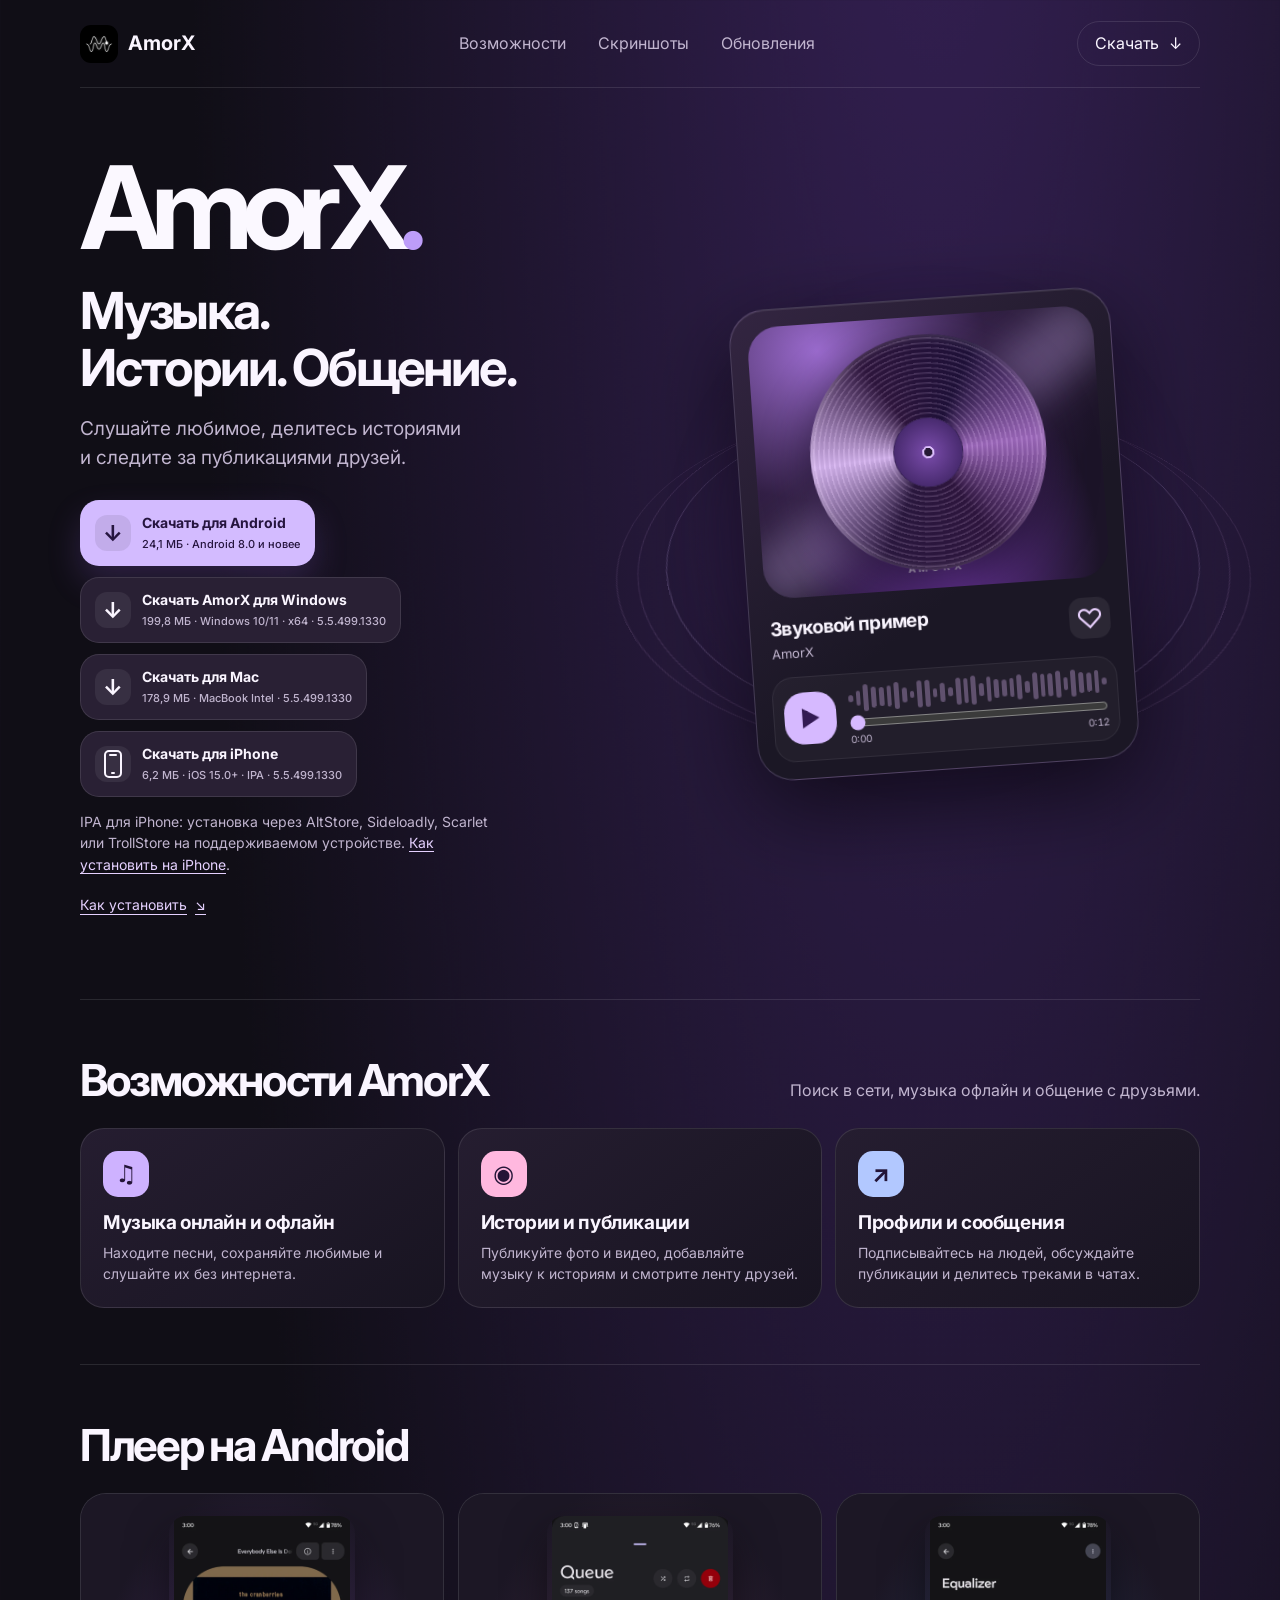
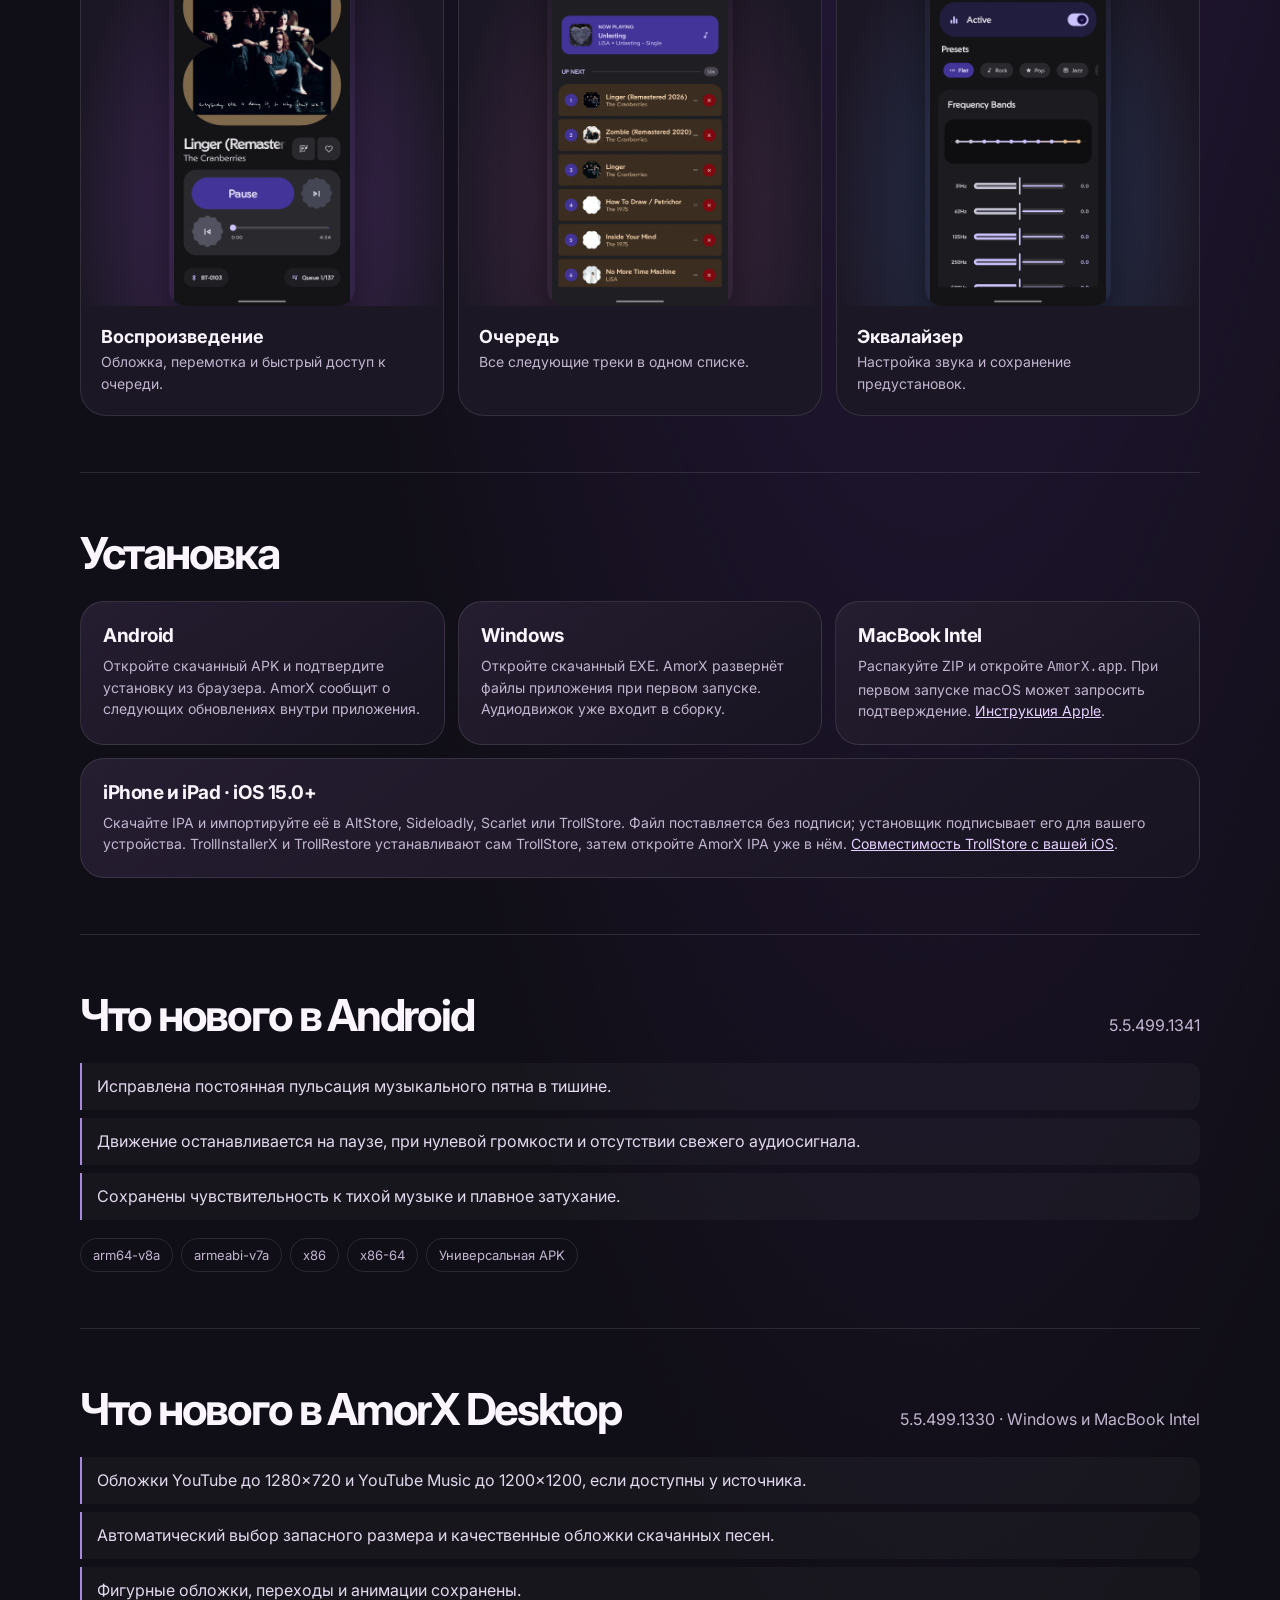
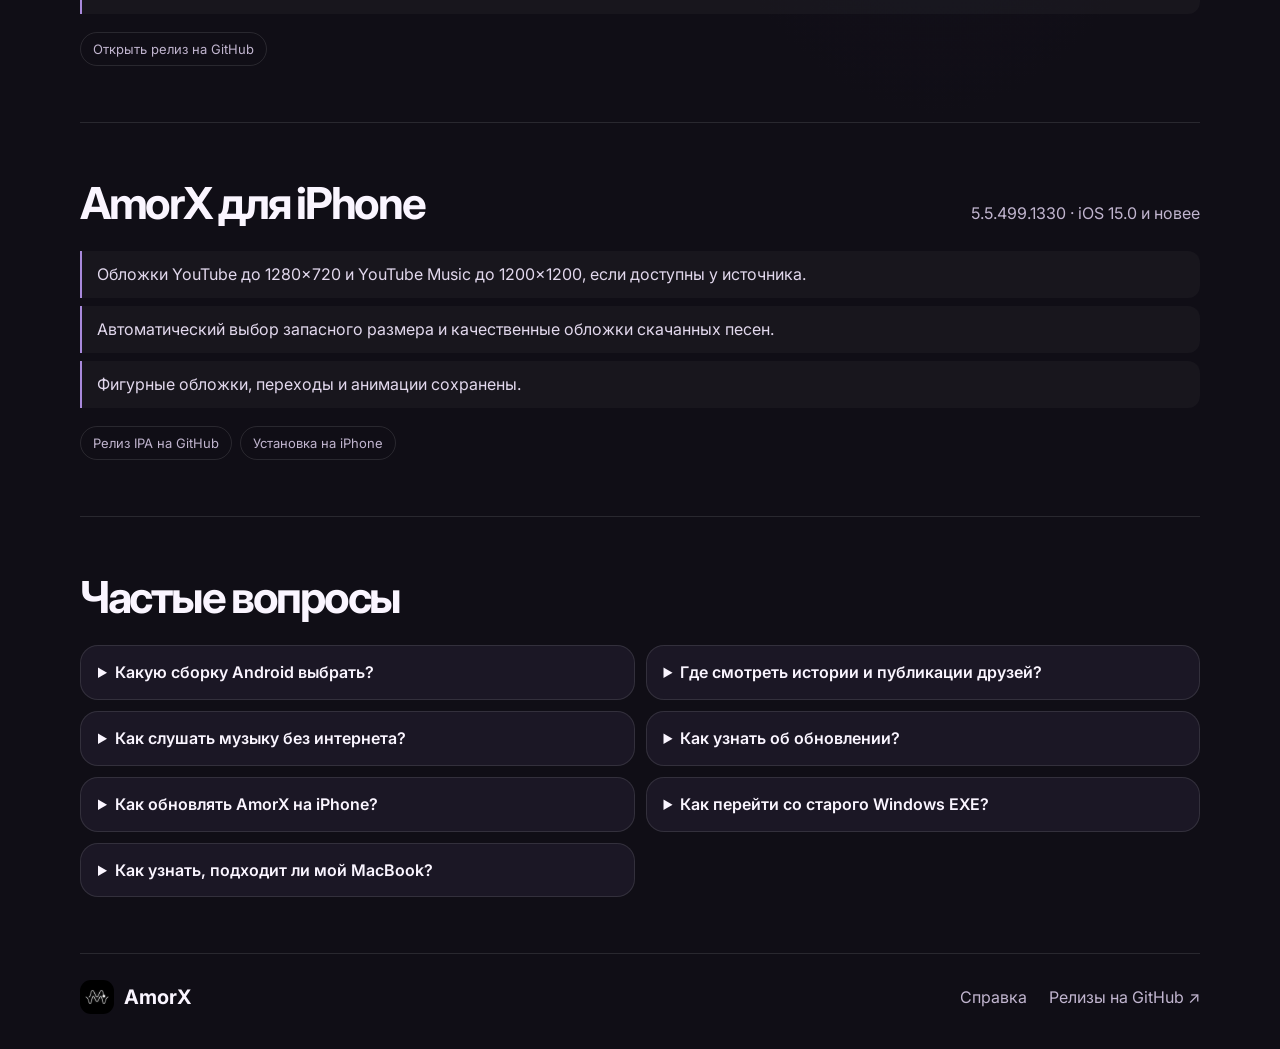
<file: index.html>
<!doctype html>
<html lang="ru">
<head>
  <meta charset="utf-8">
  <meta name="viewport" content="width=device-width, initial-scale=1">
  <meta name="color-scheme" content="dark">
  <meta name="theme-color" content="#100e16">
  <meta name="description" content="AmorX — плеер с музыкой, историями, лентой и сообщениями. Скачать для Android, iPhone, Windows и MacBook Intel.">
  <title>AmorX — музыка, истории и сообщения</title>
  <link rel="icon" href="assets/amorx.png">
  <link rel="preconnect" href="https://fonts.googleapis.com">
  <link rel="preconnect" href="https://fonts.gstatic.com" crossorigin>
  <link href="https://fonts.googleapis.com/css2?family=Inter:wght@400;500;600;700&display=swap" rel="stylesheet">
  <link rel="stylesheet" href="style.css">
  <script src="site.js" defer></script>
</head>
<body>
  <a class="skip" href="#download">К скачиванию</a>
  <header class="shell header">
    <a class="brand" href="./" aria-label="AmorX — главная"><img src="assets/amorx.png" alt="" width="38" height="38">AmorX</a>
    <nav aria-label="Навигация">
      <a href="#features">Возможности</a>
      <a href="#screenshots">Скриншоты</a>
      <a href="#updates">Обновления</a>
    </nav>
    <a class="top-download" href="#download">Скачать <span aria-hidden="true">↓</span></a>
  </header>

  <main>
    <section class="shell hero" aria-labelledby="hero-title">
      <div class="intro">
        <h1 id="hero-title">AmorX<span>.</span></h1>
        <p class="headline">Музыка.<br>Истории. Общение.</p>
        <p class="lead">Слушайте любимое, делитесь историями и следите за публикациями друзей.</p>
        <div id="download" class="downloads" aria-label="Скачать AmorX">
          <div class="platform">
            <a class="download primary" id="dl" href="https://github.com/MRX2827/amorxsyte/releases/latest">
              <span class="download-icon" aria-hidden="true">↓</span>
              <span>Скачать для Android<small id="sub">Android 8.0 и новее</small></span>
            </a>
          </div>
          <div class="platform">
            <a class="download secondary" id="dlWin" href="https://github.com/MRX2827/amorxsyte/releases/download/desktop-5.5.499.1330/AmorX-Desktop-5.5.499.1330-Windows-x64.exe">
              <span class="download-icon" aria-hidden="true">↓</span>
              <span>Скачать AmorX для Windows<small id="subWin">Windows 10/11 · x64 · 5.5.499.1330</small></span>
            </a>
          </div>
          <div class="platform">
            <a class="download secondary" id="dlMac" href="https://github.com/MRX2827/amorxsyte/releases/download/desktop-5.5.499.1330/AmorX-Desktop-5.5.499.1330-macOS-Intel.zip">
              <span class="download-icon" aria-hidden="true">↓</span>
              <span>Скачать для Mac<small id="subMac">MacBook Intel · 5.5.499.1330</small></span>
            </a>
          </div>
          <div class="platform">
            <a class="download secondary" id="dlIOS" aria-describedby="ios-install-note" href="https://github.com/MRX2827/amorxsyte/releases/download/ios-5.5.499.1330/AmorX-iOS-5.5.499.1330.ipa">
              <svg class="download-icon" aria-hidden="true" viewBox="0 0 36 36" fill="none"><rect x="10" y="5" width="16" height="26" rx="4" stroke="currentColor" stroke-width="2"/><path d="M15 9h6M17 27h2" stroke="currentColor" stroke-width="2" stroke-linecap="round"/></svg>
              <span>Скачать для iPhone<small id="subIOS">iOS 15.0+ · IPA · 5.5.499.1330</small></span>
            </a>
          </div>
        </div>
        <p class="download-note" id="ios-install-note">IPA для iPhone: установка через AltStore, Sideloadly, Scarlet или TrollStore на поддерживаемом устройстве. <a href="#install-ios">Как установить на iPhone</a>.</p>
        <a class="text-link" href="#install">Как установить <span aria-hidden="true">↘</span></a>
      </div>

      <div class="stage" id="stage">
        <div class="orbit orbit-a" aria-hidden="true"></div>
        <div class="orbit orbit-b" aria-hidden="true"></div>
        <div class="orbit orbit-c" aria-hidden="true"></div>
        <div class="demo" id="demo">
          <div class="art" aria-hidden="true">
            <div class="art-glow"></div>
            <div class="disc"><i></i></div>
            <span>AMORX</span>
          </div>
          <div class="track">
            <div><h2>Звуковой пример</h2><p>AmorX</p></div>
            <button class="heart" id="heart" type="button" aria-label="Добавить пример в избранное" aria-pressed="false">♡</button>
          </div>
          <div class="transport">
            <button class="play" type="button" id="play" aria-label="Воспроизвести пример"><span aria-hidden="true">▶</span></button>
            <div class="timeline">
              <div class="wave" id="wave" aria-hidden="true"></div>
              <input id="seek" type="range" min="0" max="12" step=".05" value="0" aria-label="Позиция воспроизведения">
              <div class="times"><span id="elapsed">0:00</span><span id="duration">0:12</span></div>
            </div>
          </div>
          <audio id="preview" preload="none" src="assets/preview.m4a"></audio>
          <p id="player-error" class="player-error" hidden>Звуковой пример не загрузился.</p>
        </div>
      </div>
    </section>

    <section class="shell section" id="features" aria-labelledby="features-title">
      <div class="section-heading"><h2 id="features-title">Возможности AmorX</h2><p>Поиск в сети, музыка офлайн и общение с друзьями.</p></div>
      <div class="features">
        <article class="feature reveal"><span class="feature-icon purple" aria-hidden="true">♫</span><h3>Музыка онлайн и офлайн</h3><p>Находите песни, сохраняйте любимые и слушайте их без интернета.</p></article>
        <article class="feature reveal"><span class="feature-icon pink" aria-hidden="true">◉</span><h3>Истории и публикации</h3><p>Публикуйте фото и видео, добавляйте музыку к историям и смотрите ленту друзей.</p></article>
        <article class="feature reveal"><span class="feature-icon blue" aria-hidden="true">↗</span><h3>Профили и сообщения</h3><p>Подписывайтесь на людей, обсуждайте публикации и делитесь треками в чатах.</p></article>
      </div>
    </section>

    <section class="shell section" id="screenshots" aria-labelledby="screenshots-title">
      <div class="section-heading"><h2 id="screenshots-title">Плеер на Android</h2></div>
      <div class="screenshots">
        <article class="screenshot reveal">
          <a href="assets/android-player.webp" class="screenshot-link" aria-label="Увеличить экран воспроизведения">
            <img src="assets/android-player.webp" alt="Обложка альбома, кнопка паузы и полоса воспроизведения AmorX" width="768" height="1707" loading="lazy" decoding="async">
          </a>
          <div class="screenshot-caption"><h3>Воспроизведение</h3><p>Обложка, перемотка и быстрый доступ к очереди.</p></div>
        </article>
        <article class="screenshot reveal">
          <a href="assets/android-queue.webp" class="screenshot-link" aria-label="Увеличить экран очереди">
            <img src="assets/android-queue.webp" alt="Открытая очередь песен с обложками и названием текущего трека" width="768" height="1707" loading="lazy" decoding="async">
          </a>
          <div class="screenshot-caption"><h3>Очередь</h3><p>Все следующие треки в одном списке.</p></div>
        </article>
        <article class="screenshot reveal">
          <a href="assets/android-equalizer.webp" class="screenshot-link" aria-label="Увеличить экран эквалайзера">
            <img src="assets/android-equalizer.webp" alt="Панель эквалайзера AmorX с настройками частот" width="768" height="1707" loading="lazy" decoding="async">
          </a>
          <div class="screenshot-caption"><h3>Эквалайзер</h3><p>Настройка звука и сохранение предустановок.</p></div>
        </article>
      </div>
    </section>

    <section class="shell section install" id="install" aria-labelledby="install-title">
      <div class="section-heading"><h2 id="install-title">Установка</h2></div>
      <div class="install-grid">
        <article class="install-card">
          <h3>Android</h3>
          <p>Откройте скачанный APK и подтвердите установку из браузера. AmorX сообщит о следующих обновлениях внутри приложения.</p>
        </article>
        <article class="install-card">
          <h3>Windows</h3>
          <p>Откройте скачанный EXE. AmorX развернёт файлы приложения при первом запуске. Аудиодвижок уже входит в сборку.</p>
        </article>
        <article class="install-card">
          <h3>MacBook Intel</h3>
          <p>Распакуйте ZIP и откройте <code>AmorX.app</code>. При первом запуске macOS может запросить подтверждение. <a href="https://support.apple.com/ru-ru/102445">Инструкция Apple</a>.</p>
        </article>
        <article class="install-card" id="install-ios">
          <h3>iPhone и iPad · iOS 15.0+</h3>
          <p>Скачайте IPA и импортируйте её в AltStore, Sideloadly, Scarlet или TrollStore. Файл поставляется без подписи; установщик подписывает его для вашего устройства. TrollInstallerX и TrollRestore устанавливают сам TrollStore, затем откройте AmorX IPA уже в нём. <a href="https://github.com/opa334/TrollStore">Совместимость TrollStore с вашей iOS</a>.</p>
        </article>
      </div>
    </section>

    <section class="shell section updates" id="updates" aria-labelledby="updates-title">
      <div class="section-heading"><h2 id="updates-title">Что нового в Android</h2><p id="ver">Загружаем версию…</p></div>
      <ul class="notes" id="notes"><li>Загружаем изменения…</li></ul>
      <div class="more-builds" id="builds" aria-label="Другие сборки Android"></div>
    </section>
    <section class="shell section updates" id="desktop-updates" aria-labelledby="desktop-updates-title">
      <div class="section-heading"><h2 id="desktop-updates-title">Что нового в AmorX Desktop</h2><p>5.5.499.1330 · Windows и MacBook Intel</p></div>
      <ul class="notes">
        <li>Обложки YouTube до 1280×720 и YouTube Music до 1200×1200, если доступны у источника.</li>
        <li>Автоматический выбор запасного размера и качественные обложки скачанных песен.</li>
        <li>Фигурные обложки, переходы и анимации сохранены.</li>
      </ul>
      <div class="more-builds"><a class="chip" href="https://github.com/MRX2827/amorxsyte/releases/tag/desktop-5.5.499.1330">Открыть релиз на GitHub</a></div>
    </section>
    <section class="shell section updates" id="ios-updates" aria-labelledby="ios-updates-title">
      <div class="section-heading"><h2 id="ios-updates-title">AmorX для iPhone</h2><p>5.5.499.1330 · iOS 15.0 и новее</p></div>
      <ul class="notes">
        <li>Обложки YouTube до 1280×720 и YouTube Music до 1200×1200, если доступны у источника.</li>
        <li>Автоматический выбор запасного размера и качественные обложки скачанных песен.</li>
        <li>Фигурные обложки, переходы и анимации сохранены.</li>
      </ul>
      <div class="more-builds"><a class="chip" href="https://github.com/MRX2827/amorxsyte/releases/tag/ios-5.5.499.1330">Релиз IPA на GitHub</a><a class="chip" href="#install-ios">Установка на iPhone</a></div>
    </section>
    <section class="shell section" id="help" aria-labelledby="help-title">
      <div class="section-heading"><h2 id="help-title">Частые вопросы</h2></div>
      <div class="questions">
        <details>
          <summary>Какую сборку Android выбрать?</summary>
          <p>Основная кнопка скачивает APK для arm64, который подходит большинству современных телефонов. Для других устройств выберите универсальную сборку в разделе обновлений.</p>
        </details>
        <details>
          <summary>Где смотреть истории и публикации друзей?</summary>
          <p>Откройте «Главное». Истории идут сверху, под ними находятся фото и видео друзей и людей, на которых вы подписаны. Сообщения открываются кнопкой в шапке «Главного».</p>
        </details>
        <details>
          <summary>Как слушать музыку без интернета?</summary>
          <p>Заранее скачайте треки в AmorX. Их можно открыть в разделе скачанной музыки после отключения интернета.</p>
        </details>
        <details>
          <summary>Как узнать об обновлении?</summary>
          <p>На Android, Windows и MacBook Intel AmorX проверяет обновления при запуске и предлагает скачать новую версию.</p>
        </details>
        <details>
          <summary>Как обновлять AmorX на iPhone?</summary>
          <p>Скачайте новую IPA с этой страницы и установите поверх текущей версии тем же способом подписи. Для сохранения аккаунта и скачанных файлов используйте тот же идентификатор приложения и подпись и не удаляйте AmorX перед обновлением.</p>
        </details>
        <details>
          <summary>Как перейти со старого Windows EXE?</summary>
          <p>Если у вас 5.5.499.1318, скачайте новый EXE с этой страницы и войдите в свой аккаунт. Настройки и файлы, скачанные в старой версии, остаются в её профиле.</p>
        </details>
        <details>
          <summary>Как узнать, подходит ли мой MacBook?</summary>
          <p>Откройте меню Apple → «Об этом Mac». Эта сборка рассчитана на модели, у которых в строке «Процессор» указан Intel.</p>
        </details>
      </div>
    </section>
    <dialog class="lightbox" id="lightbox" aria-label="Просмотр скриншота">
      <div class="lightbox-controls"><button type="button" id="close-lightbox" aria-label="Закрыть скриншот">×</button></div>
      <img alt="">
    </dialog>
  </main>

  <footer class="shell footer">
    <a class="brand" href="./"><img src="assets/amorx.png" alt="" width="34" height="34">AmorX</a>
    <div class="footer-links">
      <a href="#help">Справка</a>
      <a href="https://github.com/MRX2827/amorxsyte/releases">Релизы на GitHub <span aria-hidden="true">↗</span></a>
    </div>
  </footer>
</body>
</html>
</file>
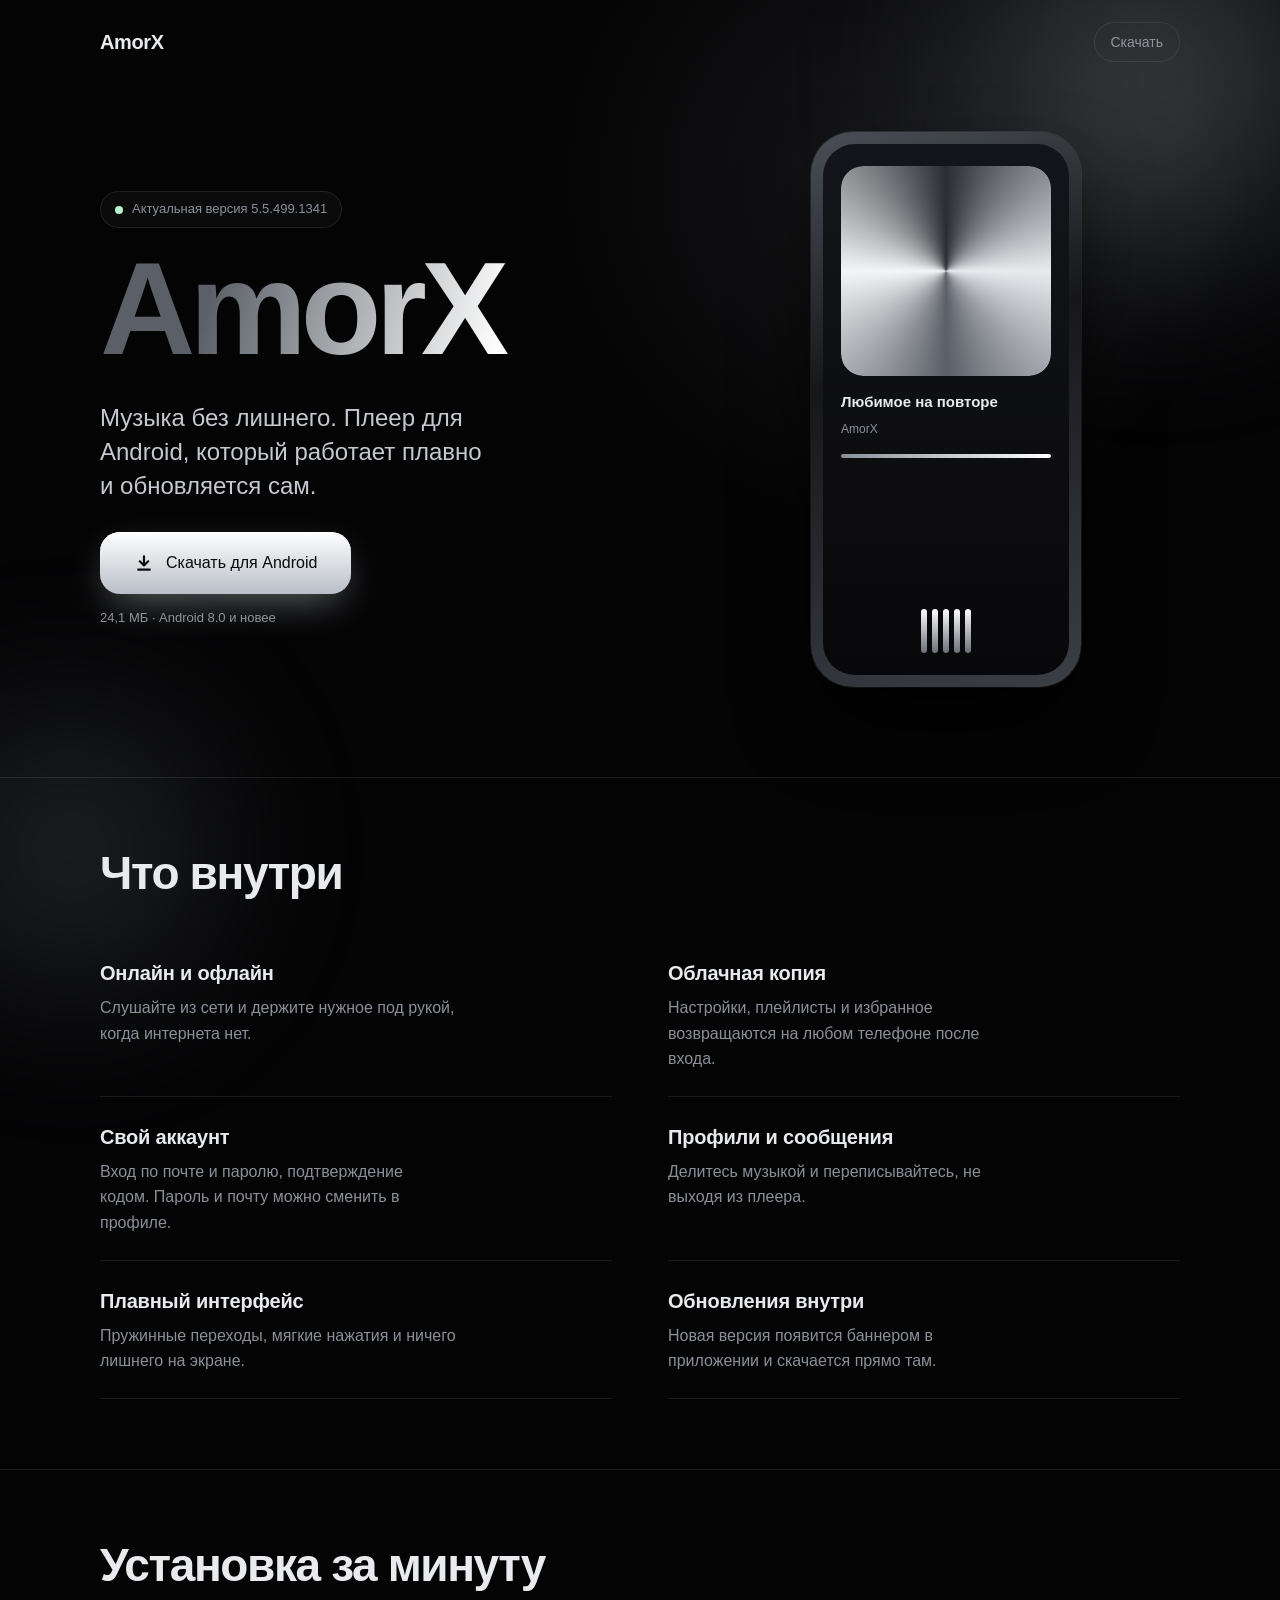
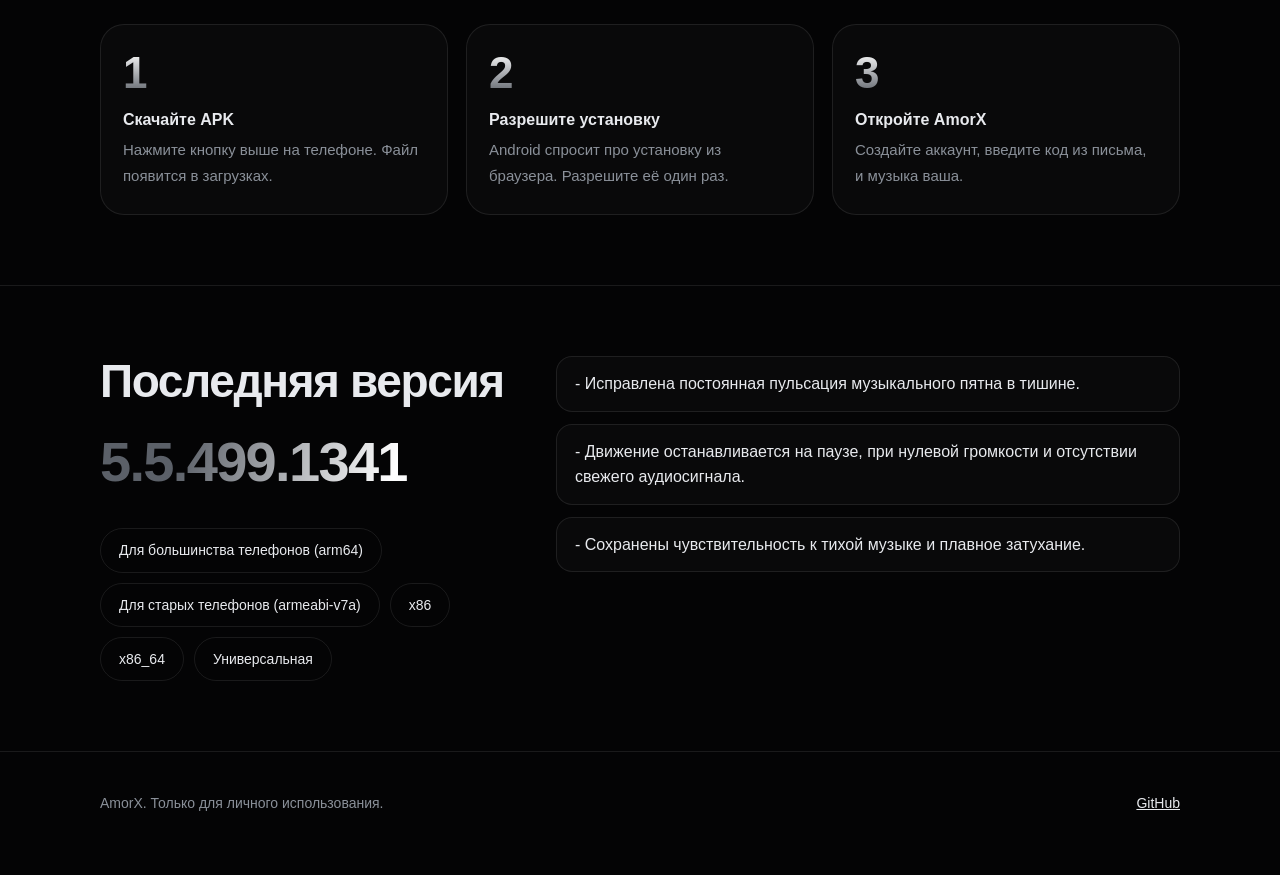
<file: indexamorx.html>
<!DOCTYPE html>
<html lang="ru">
<head>
<meta charset="utf-8">
<meta name="viewport" content="width=device-width, initial-scale=1">
<meta name="color-scheme" content="dark">
<meta name="theme-color" content="#040405">
<title>AmorX — скачать для Android</title>
<meta name="description" content="AmorX — музыкальный плеер для Android. Скачайте APK напрямую, обновления приходят в приложении.">
<link rel="icon" href="data:image/svg+xml,%3Csvg xmlns='http://www.w3.org/2000/svg' viewBox='0 0 64 64'%3E%3Crect width='64' height='64' rx='16' fill='%23050506'/%3E%3Cpath d='M20 46 32 16l12 30M24 38h16' stroke='%23e8eaee' stroke-width='5' fill='none' stroke-linecap='round' stroke-linejoin='round'/%3E%3C/svg%3E">
<style>
:root{--ink:#040405;--graphite:#0f1013;--steel:#8a9099;--silver:#e8eaee;--line:rgba(255,255,255,.09);--bounce:cubic-bezier(.34,1.56,.64,1)}
*{box-sizing:border-box;margin:0}
html{scroll-behavior:smooth}
body{background:var(--ink);color:var(--silver);font:16px/1.6 -apple-system,BlinkMacSystemFont,"SF Pro Display","Segoe UI",Roboto,Helvetica,Arial,sans-serif;-webkit-font-smoothing:antialiased;overflow-x:hidden;min-height:100vh}
body::before{content:"";position:fixed;inset:0;pointer-events:none;z-index:0;background:radial-gradient(520px circle at var(--mx,70%) var(--my,20%),rgba(220,226,235,.09),transparent 70%)}
.orb{position:fixed;border-radius:50%;filter:blur(90px);opacity:.5;pointer-events:none;z-index:0;background:radial-gradient(circle,#9aa1ac,transparent 70%);animation:drift 22s ease-in-out infinite alternate}
.o1{width:480px;height:480px;top:-160px;right:-120px}
.o2{width:380px;height:380px;bottom:-140px;left:-120px;animation-duration:28s;opacity:.32}
@keyframes drift{to{transform:translate(-60px,70px) scale(1.15)}}
main,header,footer{position:relative;z-index:1}
.wrap{width:min(1080px,100% - 40px);margin-inline:auto}
nav{display:flex;align-items:center;justify-content:space-between;padding:22px 0}
.logo{font-weight:800;font-size:20px;letter-spacing:-.02em;color:var(--silver);text-decoration:none}
.navlink{color:var(--steel);text-decoration:none;font-size:14px;padding:8px 16px;border:1px solid var(--line);border-radius:99px;transition:.3s var(--bounce)}
.navlink:hover{color:var(--silver);transform:scale(1.06);border-color:rgba(255,255,255,.25)}
.hero{display:grid;grid-template-columns:1.1fr .9fr;gap:40px;align-items:center;padding:48px 0 90px}
.metal{background:linear-gradient(105deg,#5b6068 8%,#fff 28%,#a5abb4 46%,#fff 64%,#5b6068 92%);background-size:260% 100%;-webkit-background-clip:text;background-clip:text;color:transparent;-webkit-text-fill-color:transparent;animation:shine 7s linear infinite}
@keyframes shine{to{background-position:-260% 0}}
h1{font-size:clamp(64px,13vw,132px);line-height:.95;font-weight:800;letter-spacing:-.045em;padding-bottom:.06em}
.lead{max-width:30ch;margin:22px 0 30px;font-size:clamp(19px,2.6vw,24px);line-height:1.4;color:#c4c8cf}
.pill{display:inline-flex;align-items:center;gap:9px;margin-bottom:18px;padding:7px 14px;border:1px solid var(--line);border-radius:99px;font-size:13px;color:var(--steel);background:rgba(255,255,255,.03)}
.dot{width:8px;height:8px;border-radius:50%;background:#b9f3c9;box-shadow:0 0 0 0 rgba(185,243,201,.6);animation:ping 2.2s infinite}
@keyframes ping{70%{box-shadow:0 0 0 9px rgba(185,243,201,0)}100%{box-shadow:0 0 0 0 rgba(185,243,201,0)}}
.btn{position:relative;display:inline-flex;align-items:center;gap:12px;padding:18px 34px;border-radius:20px;border:0;cursor:pointer;overflow:hidden;font:700 18px/1 inherit;color:#0a0a0b;text-decoration:none;background:linear-gradient(180deg,#fff,#b9bec7);box-shadow:0 1px 0 #fff inset,0 14px 40px -10px rgba(220,226,235,.45);transition:transform .35s var(--bounce),box-shadow .3s}
.btn::after{content:"";position:absolute;inset:0;background:linear-gradient(105deg,transparent 35%,rgba(255,255,255,.95) 50%,transparent 65%);transform:translateX(-120%);animation:sweep 3.6s ease-in-out 1.2s infinite}
@keyframes sweep{45%,100%{transform:translateX(120%)}}
.btn:hover{transform:translateY(-3px) scale(1.03);box-shadow:0 1px 0 #fff inset,0 20px 50px -8px rgba(220,226,235,.6)}
.btn:active{transform:scale(.95)}
.btn svg{width:20px;height:20px;animation:nudge 1.8s ease-in-out infinite}
@keyframes nudge{50%{transform:translateY(3px)}}
.sub{margin-top:14px;font-size:13px;color:var(--steel);min-height:20px}
.phone{position:relative;justify-self:center;width:min(270px,70vw);aspect-ratio:9/18.5;border-radius:42px;padding:12px;background:linear-gradient(160deg,#4a4f57,#16171a 40%,#3b3f46);box-shadow:0 40px 90px -20px rgba(0,0,0,.9),0 0 0 1px rgba(255,255,255,.1);animation:float 6s ease-in-out infinite}
@keyframes float{50%{transform:translateY(-14px) rotate(1.2deg)}}
.screen{height:100%;border-radius:32px;background:linear-gradient(180deg,#14151a,#08080a);padding:22px 18px;display:flex;flex-direction:column;gap:14px;overflow:hidden}
.cover{aspect-ratio:1;border-radius:22px;background:conic-gradient(from 0deg,#2a2d33,#e8eaee,#5b6068,#f4f5f7,#2a2d33);animation:spin 14s linear infinite;box-shadow:0 18px 40px -12px rgba(0,0,0,.8)}
@keyframes spin{to{filter:hue-rotate(0deg);transform:rotate(360deg)}}
.cover-box{border-radius:22px;overflow:hidden}
.t1{font-weight:700;font-size:15px}.t2{font-size:12px;color:var(--steel);margin-top:-8px}
.bar{height:4px;border-radius:9px;background:rgba(255,255,255,.12);overflow:hidden}
.bar i{display:block;height:100%;width:100%;transform-origin:left;background:linear-gradient(90deg,#8a9099,#fff);animation:prog 20s linear infinite}
@keyframes prog{from{transform:scaleX(.04)}to{transform:scaleX(1)}}
.eq{display:flex;align-items:flex-end;justify-content:center;gap:5px;height:44px;margin-top:auto}
.eq b{width:6px;border-radius:3px;background:linear-gradient(#fff,#6a6f78);animation:eq 1s ease-in-out infinite alternate;height:100%;transform-origin:bottom}
.eq b:nth-child(2){animation-delay:-.3s;animation-duration:.8s}.eq b:nth-child(3){animation-delay:-.6s;animation-duration:1.2s}.eq b:nth-child(4){animation-delay:-.2s;animation-duration:.7s}.eq b:nth-child(5){animation-delay:-.5s;animation-duration:1.1s}
@keyframes eq{from{transform:scaleY(.15)}to{transform:scaleY(1)}}
section{padding:70px 0;border-top:1px solid var(--line)}
h2{font-size:clamp(30px,5vw,46px);letter-spacing:-.03em;line-height:1.1;margin-bottom:34px}
.feat{display:grid;grid-template-columns:1fr 1fr;gap:0 56px}
.f{padding:24px 0;border-bottom:1px solid var(--line);transition:transform .4s var(--bounce),border-color .3s}
.f:hover{transform:translateX(8px);border-color:rgba(255,255,255,.3)}
.f h3{font-size:20px;letter-spacing:-.01em;margin-bottom:6px}
.f p{color:var(--steel);max-width:40ch}
.steps{display:grid;grid-template-columns:repeat(3,1fr);gap:18px;counter-reset:s;list-style:none;padding:0}
.steps li{counter-increment:s;position:relative;padding:26px 22px;border:1px solid var(--line);border-radius:24px;background:rgba(255,255,255,.025);transition:.4s var(--bounce)}
.steps li::before{content:counter(s);display:block;font-size:44px;font-weight:800;line-height:1;margin-bottom:12px;background:linear-gradient(#fff,#5b6068);-webkit-background-clip:text;background-clip:text;-webkit-text-fill-color:transparent}
.steps li:hover{transform:translateY(-6px);border-color:rgba(255,255,255,.28)}
.steps b{display:block;margin-bottom:4px}.steps span{color:var(--steel);font-size:15px}
.news{display:grid;grid-template-columns:.8fr 1.2fr;gap:40px;align-items:start}
.ver{font-size:clamp(34px,6vw,56px);font-weight:800;letter-spacing:-.03em}
ul.notes{list-style:none;padding:0;display:grid;gap:12px}
ul.notes li{padding:14px 18px;border:1px solid var(--line);border-radius:16px;background:rgba(255,255,255,.025);animation:in .6s var(--bounce) both}
@keyframes in{from{opacity:0;transform:translateY(14px)}}
.builds{display:flex;flex-wrap:wrap;gap:10px;margin-top:22px}
.chip{padding:10px 18px;border:1px solid var(--line);border-radius:99px;color:var(--silver);text-decoration:none;font-size:14px;transition:.3s var(--bounce)}
.chip:hover{transform:scale(1.07);background:rgba(255,255,255,.08)}
footer{padding:40px 0 60px;border-top:1px solid var(--line);color:var(--steel);font-size:14px}
footer .wrap{display:flex;justify-content:space-between;gap:16px;flex-wrap:wrap}
footer a{color:var(--silver)}
.rv{opacity:0;transform:translateY(26px);transition:opacity .8s ease,transform .8s var(--bounce);transition-delay:var(--d,0s)}
.rv.in{opacity:1;transform:none}
a:focus-visible,.btn:focus-visible{outline:2px solid #fff;outline-offset:4px}
@media(max-width:820px){.hero,.news{grid-template-columns:1fr}.feat{grid-template-columns:1fr}.steps{grid-template-columns:1fr}.phone{margin-top:20px}}
@media(prefers-reduced-motion:reduce){*,*::before,*::after{animation:none!important;transition:none!important}.rv{opacity:1;transform:none}}
</style>
</head>
<body>
<div class="orb o1"></div><div class="orb o2"></div>
<div class="wrap">
<nav><a class="logo" href="#">AmorX</a><a class="navlink" href="#download">Скачать</a></nav>
</div>
<main>
<div class="wrap hero">
  <div>
    <div class="pill rv"><span class="dot"></span><span id="pillText">Проверяем последнюю версию</span></div>
    <h1 class="metal rv" style="--d:.08s">AmorX</h1>
    <p class="lead rv" style="--d:.16s">Музыка без лишнего. Плеер для Android, который работает плавно и обновляется сам.</p>
    <div class="rv" style="--d:.24s" id="download">
      <a class="btn" id="dl" href="#">
        <svg viewBox="0 0 24 24" fill="none" stroke="currentColor" stroke-width="2.6" stroke-linecap="round" stroke-linejoin="round"><path d="M12 4v11m0 0-5-5m5 5 5-5M5 20h14"/></svg>
        <span id="dlText">Скачать для Android</span>
      </a>
      <p class="sub" id="sub"></p>
    </div>
  </div>
  <div class="phone rv" style="--d:.2s" aria-hidden="true">
    <div class="screen">
      <div class="cover-box"><div class="cover"></div></div>
      <div><div class="t1">Любимое на повторе</div></div>
      <div class="t2">AmorX</div>
      <div class="bar"><i></i></div>
      <div class="eq"><b></b><b></b><b></b><b></b><b></b></div>
    </div>
  </div>
</div>

<section><div class="wrap">
  <h2 class="rv">Что внутри</h2>
  <div class="feat">
    <div class="f rv"><h3>Онлайн и офлайн</h3><p>Слушайте из сети и держите нужное под рукой, когда интернета нет.</p></div>
    <div class="f rv" style="--d:.08s"><h3>Облачная копия</h3><p>Настройки, плейлисты и избранное возвращаются на любом телефоне после входа.</p></div>
    <div class="f rv"><h3>Свой аккаунт</h3><p>Вход по почте и паролю, подтверждение кодом. Пароль и почту можно сменить в профиле.</p></div>
    <div class="f rv" style="--d:.08s"><h3>Профили и сообщения</h3><p>Делитесь музыкой и переписывайтесь, не выходя из плеера.</p></div>
    <div class="f rv"><h3>Плавный интерфейс</h3><p>Пружинные переходы, мягкие нажатия и ничего лишнего на экране.</p></div>
    <div class="f rv" style="--d:.08s"><h3>Обновления внутри</h3><p>Новая версия появится баннером в приложении и скачается прямо там.</p></div>
  </div>
</div></section>

<section><div class="wrap">
  <h2 class="rv">Установка за минуту</h2>
  <ol class="steps">
    <li class="rv"><b>Скачайте APK</b><span>Нажмите кнопку выше на телефоне. Файл появится в загрузках.</span></li>
    <li class="rv" style="--d:.1s"><b>Разрешите установку</b><span>Android спросит про установку из браузера. Разрешите её один раз.</span></li>
    <li class="rv" style="--d:.2s"><b>Откройте AmorX</b><span>Создайте аккаунт, введите код из письма, и музыка ваша.</span></li>
  </ol>
</div></section>

<section><div class="wrap news">
  <div class="rv">
    <h2 style="margin-bottom:10px">Последняя версия</h2>
    <div class="ver metal" id="ver">...</div>
    <div class="builds" id="builds"></div>
  </div>
  <ul class="notes" id="notes"><li>Загружаем список изменений…</li></ul>
</div></section>
</main>
<footer><div class="wrap"><span>AmorX. Только для личного использования.</span><span><a id="gh" href="#">GitHub</a></span></div></footer>

<script>
// Укажите свой репозиторий. Он нужен только для запасной ссылки, если update.json недоступен.
const REPO = "OWNER/REPO";
const $ = s => document.querySelector(s);
const fmt = b => b > 0 ? (b / 1048576).toFixed(1).replace(".", ",") + " МБ" : "";
const names = {"arm64-v8a": "Для большинства телефонов (arm64)", "armeabi-v7a": "Для старых телефонов (armeabi-v7a)", "universal": "Универсальная"};
const fallback = "https://github.com/" + REPO + "/releases/latest";
$("#gh").href = "https://github.com/" + REPO;
$("#dl").href = fallback;

fetch("update.json", {cache: "no-store"}).then(r => r.json()).then(d => {
  const apk = d.apk || {};
  const get = k => { const e = apk[k]; return e ? (typeof e === "string" ? {url: e} : e) : null; };
  const main = get("arm64-v8a") || get("universal") || get("armeabi-v7a");
  const ver = d.version || "";
  $("#pillText").textContent = "Актуальная версия " + ver;
  $("#ver").textContent = ver;
  if (main && main.url) $("#dl").href = main.url;
  $("#sub").textContent = [main && fmt(main.size), "Android 8.0 и новее"].filter(Boolean).join(" · ");
  $("#builds").innerHTML = Object.keys(apk).map(k => {
    const e = get(k); return e && e.url ? '<a class="chip" href="' + e.url + '">' + (names[k] || k) + '</a>' : "";
  }).join("");
  const lines = String(d.notes || "").split("\n").map(s => s.trim()).filter(Boolean);
  $("#notes").innerHTML = lines.length
    ? lines.map((l, i) => '<li style="animation-delay:' + i * 0.09 + 's"></li>').join("")
    : "<li>Улучшения и исправления.</li>";
  document.querySelectorAll("#notes li").forEach((li, i) => { if (lines[i]) li.textContent = lines[i]; });
}).catch(() => {
  $("#pillText").textContent = "Скачать последнюю версию";
  $("#ver").textContent = "—";
  $("#notes").innerHTML = "<li>Не удалось загрузить список изменений. Кнопка «Скачать» всё равно откроет последний релиз.</li>";
});

$("#dl").addEventListener("click", () => {
  const t = $("#dlText"), old = t.textContent;
  t.textContent = "Скачиваем…";
  setTimeout(() => { t.textContent = old; }, 2600);
});

const io = new IntersectionObserver(es => es.forEach(e => { if (e.isIntersecting) { e.target.classList.add("in"); io.unobserve(e.target); } }), {threshold: .12});
document.querySelectorAll(".rv").forEach(el => io.observe(el));

addEventListener("pointermove", e => {
  document.body.style.setProperty("--mx", e.clientX + "px");
  document.body.style.setProperty("--my", e.clientY + "px");
}, {passive: true});
</script>
</body>
</html>
</file>
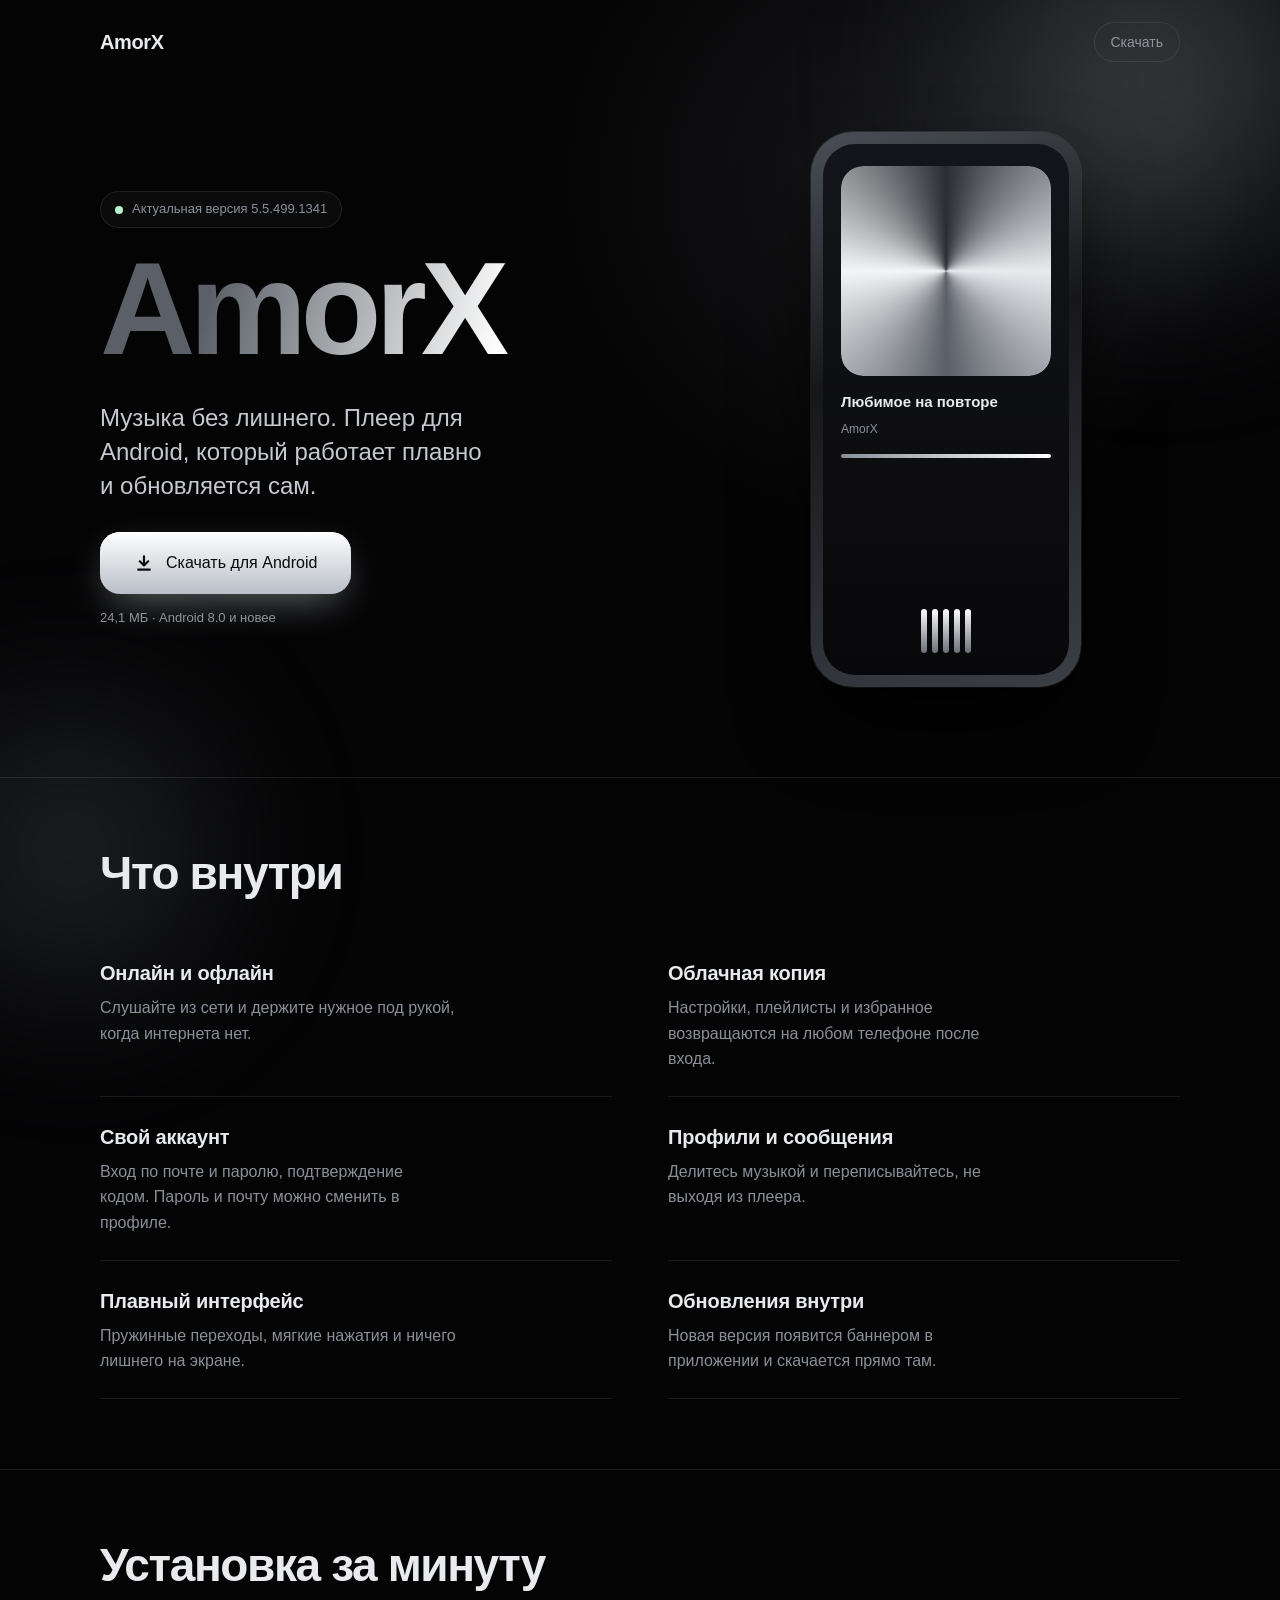
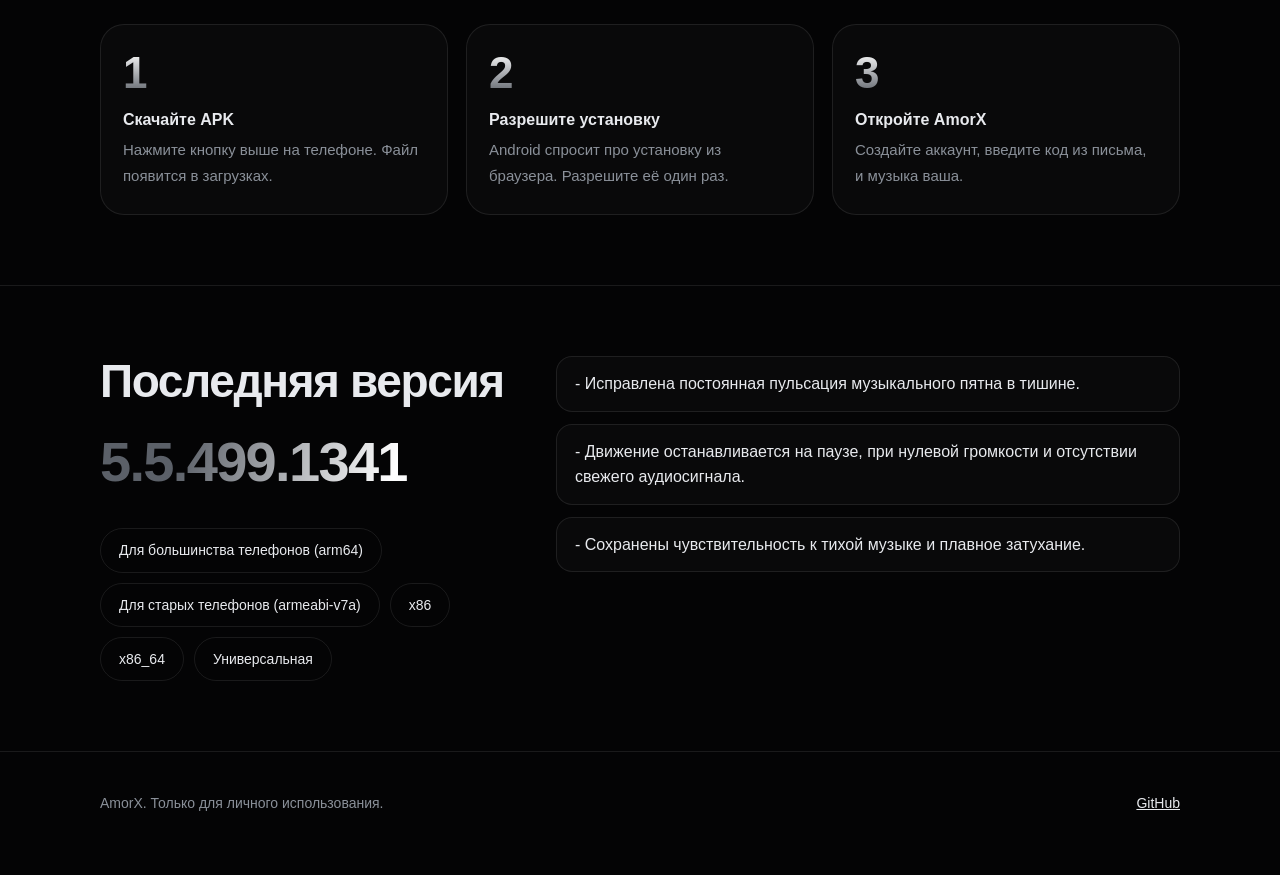
<file: indexamorz.html>
<!DOCTYPE html>
<html lang="ru">
<head>
<meta charset="utf-8">
<meta name="viewport" content="width=device-width, initial-scale=1">
<meta name="color-scheme" content="dark">
<meta name="theme-color" content="#040405">
<title>AmorX — скачать для Android</title>
<meta name="description" content="AmorX — музыкальный плеер для Android. Скачайте APK напрямую, обновления приходят в приложении.">
<link rel="icon" href="data:image/svg+xml,%3Csvg xmlns='http://www.w3.org/2000/svg' viewBox='0 0 64 64'%3E%3Crect width='64' height='64' rx='16' fill='%23050506'/%3E%3Cpath d='M20 46 32 16l12 30M24 38h16' stroke='%23e8eaee' stroke-width='5' fill='none' stroke-linecap='round' stroke-linejoin='round'/%3E%3C/svg%3E">
<style>
:root{--ink:#040405;--graphite:#0f1013;--steel:#8a9099;--silver:#e8eaee;--line:rgba(255,255,255,.09);--bounce:cubic-bezier(.34,1.56,.64,1)}
*{box-sizing:border-box;margin:0}
html{scroll-behavior:smooth}
body{background:var(--ink);color:var(--silver);font:16px/1.6 -apple-system,BlinkMacSystemFont,"SF Pro Display","Segoe UI",Roboto,Helvetica,Arial,sans-serif;-webkit-font-smoothing:antialiased;overflow-x:hidden;min-height:100vh}
body::before{content:"";position:fixed;inset:0;pointer-events:none;z-index:0;background:radial-gradient(520px circle at var(--mx,70%) var(--my,20%),rgba(220,226,235,.09),transparent 70%)}
.orb{position:fixed;border-radius:50%;filter:blur(90px);opacity:.5;pointer-events:none;z-index:0;background:radial-gradient(circle,#9aa1ac,transparent 70%);animation:drift 22s ease-in-out infinite alternate}
.o1{width:480px;height:480px;top:-160px;right:-120px}
.o2{width:380px;height:380px;bottom:-140px;left:-120px;animation-duration:28s;opacity:.32}
@keyframes drift{to{transform:translate(-60px,70px) scale(1.15)}}
main,header,footer{position:relative;z-index:1}
.wrap{width:min(1080px,100% - 40px);margin-inline:auto}
nav{display:flex;align-items:center;justify-content:space-between;padding:22px 0}
.logo{font-weight:800;font-size:20px;letter-spacing:-.02em;color:var(--silver);text-decoration:none}
.navlink{color:var(--steel);text-decoration:none;font-size:14px;padding:8px 16px;border:1px solid var(--line);border-radius:99px;transition:.3s var(--bounce)}
.navlink:hover{color:var(--silver);transform:scale(1.06);border-color:rgba(255,255,255,.25)}
.hero{display:grid;grid-template-columns:1.1fr .9fr;gap:40px;align-items:center;padding:48px 0 90px}
.metal{background:linear-gradient(105deg,#5b6068 8%,#fff 28%,#a5abb4 46%,#fff 64%,#5b6068 92%);background-size:260% 100%;-webkit-background-clip:text;background-clip:text;color:transparent;-webkit-text-fill-color:transparent;animation:shine 7s linear infinite}
@keyframes shine{to{background-position:-260% 0}}
h1{font-size:clamp(64px,13vw,132px);line-height:.95;font-weight:800;letter-spacing:-.045em;padding-bottom:.06em}
.lead{max-width:30ch;margin:22px 0 30px;font-size:clamp(19px,2.6vw,24px);line-height:1.4;color:#c4c8cf}
.pill{display:inline-flex;align-items:center;gap:9px;margin-bottom:18px;padding:7px 14px;border:1px solid var(--line);border-radius:99px;font-size:13px;color:var(--steel);background:rgba(255,255,255,.03)}
.dot{width:8px;height:8px;border-radius:50%;background:#b9f3c9;box-shadow:0 0 0 0 rgba(185,243,201,.6);animation:ping 2.2s infinite}
@keyframes ping{70%{box-shadow:0 0 0 9px rgba(185,243,201,0)}100%{box-shadow:0 0 0 0 rgba(185,243,201,0)}}
.btn{position:relative;display:inline-flex;align-items:center;gap:12px;padding:18px 34px;border-radius:20px;border:0;cursor:pointer;overflow:hidden;font:700 18px/1 inherit;color:#0a0a0b;text-decoration:none;background:linear-gradient(180deg,#fff,#b9bec7);box-shadow:0 1px 0 #fff inset,0 14px 40px -10px rgba(220,226,235,.45);transition:transform .35s var(--bounce),box-shadow .3s}
.btn::after{content:"";position:absolute;inset:0;background:linear-gradient(105deg,transparent 35%,rgba(255,255,255,.95) 50%,transparent 65%);transform:translateX(-120%);animation:sweep 3.6s ease-in-out 1.2s infinite}
@keyframes sweep{45%,100%{transform:translateX(120%)}}
.btn:hover{transform:translateY(-3px) scale(1.03);box-shadow:0 1px 0 #fff inset,0 20px 50px -8px rgba(220,226,235,.6)}
.btn:active{transform:scale(.95)}
.btn svg{width:20px;height:20px;animation:nudge 1.8s ease-in-out infinite}
@keyframes nudge{50%{transform:translateY(3px)}}
.sub{margin-top:14px;font-size:13px;color:var(--steel);min-height:20px}
.phone{position:relative;justify-self:center;width:min(270px,70vw);aspect-ratio:9/18.5;border-radius:42px;padding:12px;background:linear-gradient(160deg,#4a4f57,#16171a 40%,#3b3f46);box-shadow:0 40px 90px -20px rgba(0,0,0,.9),0 0 0 1px rgba(255,255,255,.1);animation:float 6s ease-in-out infinite}
@keyframes float{50%{transform:translateY(-14px) rotate(1.2deg)}}
.screen{height:100%;border-radius:32px;background:linear-gradient(180deg,#14151a,#08080a);padding:22px 18px;display:flex;flex-direction:column;gap:14px;overflow:hidden}
.cover{aspect-ratio:1;border-radius:22px;background:conic-gradient(from 0deg,#2a2d33,#e8eaee,#5b6068,#f4f5f7,#2a2d33);animation:spin 14s linear infinite;box-shadow:0 18px 40px -12px rgba(0,0,0,.8)}
@keyframes spin{to{filter:hue-rotate(0deg);transform:rotate(360deg)}}
.cover-box{border-radius:22px;overflow:hidden}
.t1{font-weight:700;font-size:15px}.t2{font-size:12px;color:var(--steel);margin-top:-8px}
.bar{height:4px;border-radius:9px;background:rgba(255,255,255,.12);overflow:hidden}
.bar i{display:block;height:100%;width:100%;transform-origin:left;background:linear-gradient(90deg,#8a9099,#fff);animation:prog 20s linear infinite}
@keyframes prog{from{transform:scaleX(.04)}to{transform:scaleX(1)}}
.eq{display:flex;align-items:flex-end;justify-content:center;gap:5px;height:44px;margin-top:auto}
.eq b{width:6px;border-radius:3px;background:linear-gradient(#fff,#6a6f78);animation:eq 1s ease-in-out infinite alternate;height:100%;transform-origin:bottom}
.eq b:nth-child(2){animation-delay:-.3s;animation-duration:.8s}.eq b:nth-child(3){animation-delay:-.6s;animation-duration:1.2s}.eq b:nth-child(4){animation-delay:-.2s;animation-duration:.7s}.eq b:nth-child(5){animation-delay:-.5s;animation-duration:1.1s}
@keyframes eq{from{transform:scaleY(.15)}to{transform:scaleY(1)}}
section{padding:70px 0;border-top:1px solid var(--line)}
h2{font-size:clamp(30px,5vw,46px);letter-spacing:-.03em;line-height:1.1;margin-bottom:34px}
.feat{display:grid;grid-template-columns:1fr 1fr;gap:0 56px}
.f{padding:24px 0;border-bottom:1px solid var(--line);transition:transform .4s var(--bounce),border-color .3s}
.f:hover{transform:translateX(8px);border-color:rgba(255,255,255,.3)}
.f h3{font-size:20px;letter-spacing:-.01em;margin-bottom:6px}
.f p{color:var(--steel);max-width:40ch}
.steps{display:grid;grid-template-columns:repeat(3,1fr);gap:18px;counter-reset:s;list-style:none;padding:0}
.steps li{counter-increment:s;position:relative;padding:26px 22px;border:1px solid var(--line);border-radius:24px;background:rgba(255,255,255,.025);transition:.4s var(--bounce)}
.steps li::before{content:counter(s);display:block;font-size:44px;font-weight:800;line-height:1;margin-bottom:12px;background:linear-gradient(#fff,#5b6068);-webkit-background-clip:text;background-clip:text;-webkit-text-fill-color:transparent}
.steps li:hover{transform:translateY(-6px);border-color:rgba(255,255,255,.28)}
.steps b{display:block;margin-bottom:4px}.steps span{color:var(--steel);font-size:15px}
.news{display:grid;grid-template-columns:.8fr 1.2fr;gap:40px;align-items:start}
.ver{font-size:clamp(34px,6vw,56px);font-weight:800;letter-spacing:-.03em}
ul.notes{list-style:none;padding:0;display:grid;gap:12px}
ul.notes li{padding:14px 18px;border:1px solid var(--line);border-radius:16px;background:rgba(255,255,255,.025);animation:in .6s var(--bounce) both}
@keyframes in{from{opacity:0;transform:translateY(14px)}}
.builds{display:flex;flex-wrap:wrap;gap:10px;margin-top:22px}
.chip{padding:10px 18px;border:1px solid var(--line);border-radius:99px;color:var(--silver);text-decoration:none;font-size:14px;transition:.3s var(--bounce)}
.chip:hover{transform:scale(1.07);background:rgba(255,255,255,.08)}
footer{padding:40px 0 60px;border-top:1px solid var(--line);color:var(--steel);font-size:14px}
footer .wrap{display:flex;justify-content:space-between;gap:16px;flex-wrap:wrap}
footer a{color:var(--silver)}
.rv{opacity:0;transform:translateY(26px);transition:opacity .8s ease,transform .8s var(--bounce);transition-delay:var(--d,0s)}
.rv.in{opacity:1;transform:none}
a:focus-visible,.btn:focus-visible{outline:2px solid #fff;outline-offset:4px}
@media(max-width:820px){.hero,.news{grid-template-columns:1fr}.feat{grid-template-columns:1fr}.steps{grid-template-columns:1fr}.phone{margin-top:20px}}
@media(prefers-reduced-motion:reduce){*,*::before,*::after{animation:none!important;transition:none!important}.rv{opacity:1;transform:none}}
</style>
</head>
<body>
<div class="orb o1"></div><div class="orb o2"></div>
<div class="wrap">
<nav><a class="logo" href="#">AmorX</a><a class="navlink" href="#download">Скачать</a></nav>
</div>
<main>
<div class="wrap hero">
  <div>
    <div class="pill rv"><span class="dot"></span><span id="pillText">Проверяем последнюю версию</span></div>
    <h1 class="metal rv" style="--d:.08s">AmorX</h1>
    <p class="lead rv" style="--d:.16s">Музыка без лишнего. Плеер для Android, который работает плавно и обновляется сам.</p>
    <div class="rv" style="--d:.24s" id="download">
      <a class="btn" id="dl" href="#">
        <svg viewBox="0 0 24 24" fill="none" stroke="currentColor" stroke-width="2.6" stroke-linecap="round" stroke-linejoin="round"><path d="M12 4v11m0 0-5-5m5 5 5-5M5 20h14"/></svg>
        <span id="dlText">Скачать для Android</span>
      </a>
      <p class="sub" id="sub"></p>
    </div>
  </div>
  <div class="phone rv" style="--d:.2s" aria-hidden="true">
    <div class="screen">
      <div class="cover-box"><div class="cover"></div></div>
      <div><div class="t1">Любимое на повторе</div></div>
      <div class="t2">AmorX</div>
      <div class="bar"><i></i></div>
      <div class="eq"><b></b><b></b><b></b><b></b><b></b></div>
    </div>
  </div>
</div>

<section><div class="wrap">
  <h2 class="rv">Что внутри</h2>
  <div class="feat">
    <div class="f rv"><h3>Онлайн и офлайн</h3><p>Слушайте из сети и держите нужное под рукой, когда интернета нет.</p></div>
    <div class="f rv" style="--d:.08s"><h3>Облачная копия</h3><p>Настройки, плейлисты и избранное возвращаются на любом телефоне после входа.</p></div>
    <div class="f rv"><h3>Свой аккаунт</h3><p>Вход по почте и паролю, подтверждение кодом. Пароль и почту можно сменить в профиле.</p></div>
    <div class="f rv" style="--d:.08s"><h3>Профили и сообщения</h3><p>Делитесь музыкой и переписывайтесь, не выходя из плеера.</p></div>
    <div class="f rv"><h3>Плавный интерфейс</h3><p>Пружинные переходы, мягкие нажатия и ничего лишнего на экране.</p></div>
    <div class="f rv" style="--d:.08s"><h3>Обновления внутри</h3><p>Новая версия появится баннером в приложении и скачается прямо там.</p></div>
  </div>
</div></section>

<section><div class="wrap">
  <h2 class="rv">Установка за минуту</h2>
  <ol class="steps">
    <li class="rv"><b>Скачайте APK</b><span>Нажмите кнопку выше на телефоне. Файл появится в загрузках.</span></li>
    <li class="rv" style="--d:.1s"><b>Разрешите установку</b><span>Android спросит про установку из браузера. Разрешите её один раз.</span></li>
    <li class="rv" style="--d:.2s"><b>Откройте AmorX</b><span>Создайте аккаунт, введите код из письма, и музыка ваша.</span></li>
  </ol>
</div></section>

<section><div class="wrap news">
  <div class="rv">
    <h2 style="margin-bottom:10px">Последняя версия</h2>
    <div class="ver metal" id="ver">...</div>
    <div class="builds" id="builds"></div>
  </div>
  <ul class="notes" id="notes"><li>Загружаем список изменений…</li></ul>
</div></section>
</main>
<footer><div class="wrap"><span>AmorX. Только для личного использования.</span><span><a id="gh" href="#">GitHub</a></span></div></footer>

<script>
// Укажите свой репозиторий. Он нужен только для запасной ссылки, если update.json недоступен.
const REPO = "mrx2827/amorxsyte";
const $ = s => document.querySelector(s);
const fmt = b => b > 0 ? (b / 1048576).toFixed(1).replace(".", ",") + " МБ" : "";
const names = {"arm64-v8a": "Для большинства телефонов (arm64)", "armeabi-v7a": "Для старых телефонов (armeabi-v7a)", "universal": "Универсальная"};
const fallback = "https://github.com/" + REPO + "/releases/latest";
$("#gh").href = "https://github.com/" + REPO;
$("#dl").href = fallback;

fetch("update.json", {cache: "no-store"}).then(r => r.json()).then(d => {
  const apk = d.apk || {};
  const get = k => { const e = apk[k]; return e ? (typeof e === "string" ? {url: e} : e) : null; };
  const main = get("arm64-v8a") || get("universal") || get("armeabi-v7a");
  const ver = d.version || "";
  $("#pillText").textContent = "Актуальная версия " + ver;
  $("#ver").textContent = ver;
  if (main && main.url) $("#dl").href = main.url;
  $("#sub").textContent = [main && fmt(main.size), "Android 8.0 и новее"].filter(Boolean).join(" · ");
  $("#builds").innerHTML = Object.keys(apk).map(k => {
    const e = get(k); return e && e.url ? '<a class="chip" href="' + e.url + '">' + (names[k] || k) + '</a>' : "";
  }).join("");
  const lines = String(d.notes || "").split("\n").map(s => s.trim()).filter(Boolean);
  $("#notes").innerHTML = lines.length
    ? lines.map((l, i) => '<li style="animation-delay:' + i * 0.09 + 's"></li>').join("")
    : "<li>Улучшения и исправления.</li>";
  document.querySelectorAll("#notes li").forEach((li, i) => { if (lines[i]) li.textContent = lines[i]; });
}).catch(() => {
  $("#pillText").textContent = "Скачать последнюю версию";
  $("#ver").textContent = "—";
  $("#notes").innerHTML = "<li>Не удалось загрузить список изменений. Кнопка «Скачать» всё равно откроет последний релиз.</li>";
});

$("#dl").addEventListener("click", () => {
  const t = $("#dlText"), old = t.textContent;
  t.textContent = "Скачиваем…";
  setTimeout(() => { t.textContent = old; }, 2600);
});

const io = new IntersectionObserver(es => es.forEach(e => { if (e.isIntersecting) { e.target.classList.add("in"); io.unobserve(e.target); } }), {threshold: .12});
document.querySelectorAll(".rv").forEach(el => io.observe(el));

addEventListener("pointermove", e => {
  document.body.style.setProperty("--mx", e.clientX + "px");
  document.body.style.setProperty("--my", e.clientY + "px");
}, {passive: true});
</script>
</body>
</html>
</file>
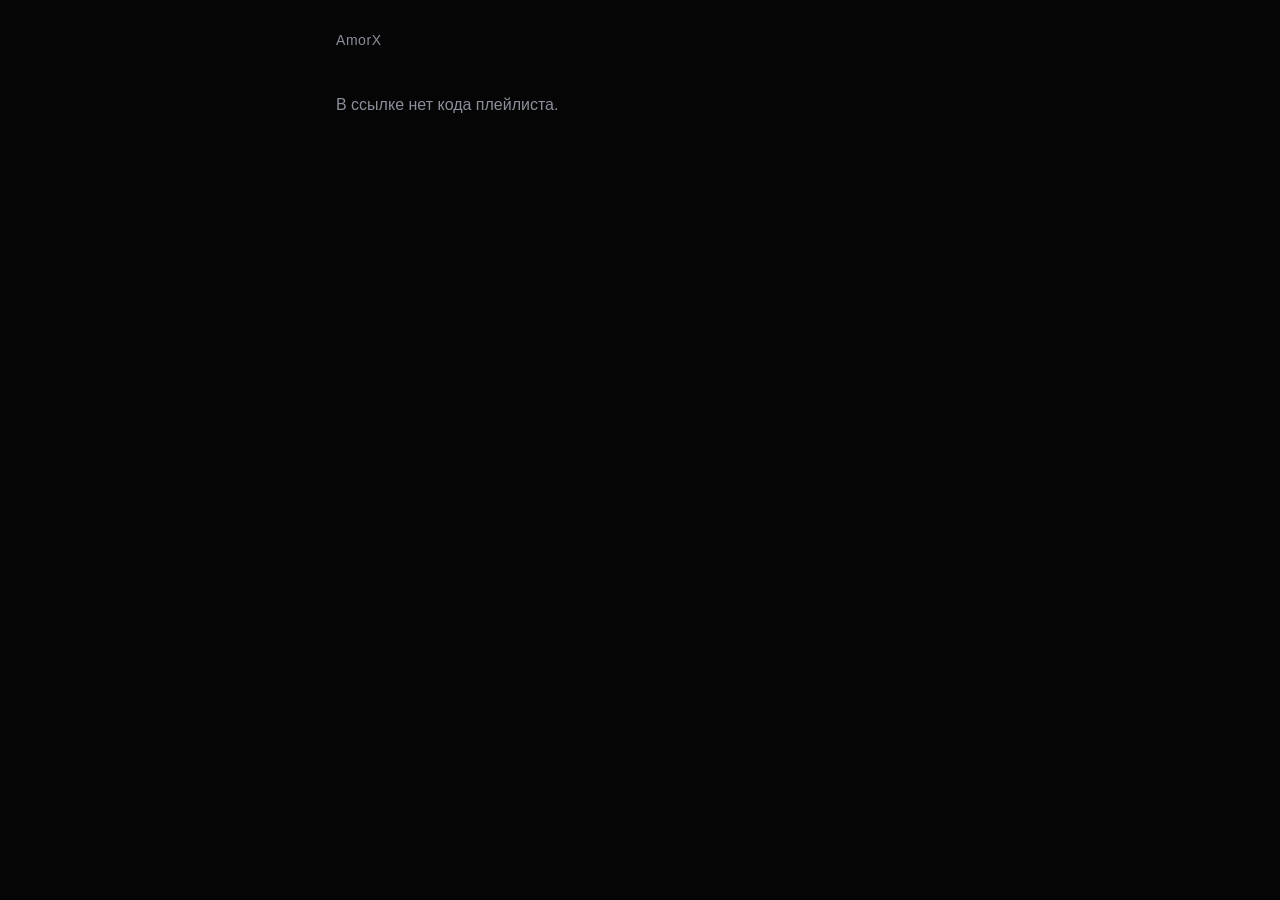
<file: p.html>
<!doctype html>
<html lang="ru">
<head>
<meta charset="utf-8">
<meta name="viewport" content="width=device-width, initial-scale=1, viewport-fit=cover">
<title>Плейлист AmorX</title>
<meta name="theme-color" content="#050506">
<style>
  :root { color-scheme: dark; --bg:#050506; --card:#111216; --line:#22242b; --text:#e8eaee; --muted:#8b8f9a; }
  * { box-sizing: border-box; }
  html, body { margin: 0; background: var(--bg); color: var(--text);
    font-family: -apple-system, BlinkMacSystemFont, "Segoe UI", Roboto, "Helvetica Neue", Arial, sans-serif; }
  .wrap { max-width: 640px; margin: 0 auto; padding: 32px 16px 64px; padding-top: max(32px, env(safe-area-inset-top)); }
  .brand { color: var(--muted); font-size: 14px; letter-spacing: .04em; margin-bottom: 20px; }
  .brand a { color: inherit; text-decoration: none; }
  h1 { font-size: 30px; line-height: 1.15; margin: 0 0 6px; word-break: break-word; }
  .sub { color: var(--muted); margin-bottom: 20px; }
  .actions { display: flex; gap: 10px; flex-wrap: wrap; margin-bottom: 24px; }
  .btn { appearance: none; border: 0; border-radius: 999px; padding: 13px 22px; font-size: 16px; font-weight: 600;
    cursor: pointer; text-decoration: none; display: inline-block; }
  .btn.main { background: #e8eaee; color: #0b0b0d; }
  .btn.alt { background: var(--card); color: var(--text); border: 1px solid var(--line); }
  .list { border: 1px solid var(--line); border-radius: 18px; overflow: hidden; background: var(--card); }
  .row { display: flex; align-items: center; gap: 12px; padding: 10px 14px; border-top: 1px solid var(--line); }
  .row:first-child { border-top: 0; }
  .art { width: 48px; height: 48px; border-radius: 10px; background: #1b1d24; flex: none; object-fit: cover; }
  .meta { min-width: 0; flex: 1; }
  .t { font-weight: 600; white-space: nowrap; overflow: hidden; text-overflow: ellipsis; }
  .a { color: var(--muted); font-size: 14px; white-space: nowrap; overflow: hidden; text-overflow: ellipsis; }
  .d { color: var(--muted); font-size: 13px; flex: none; }
  .msg { color: var(--muted); padding: 28px 0; }
  .note { color: var(--muted); font-size: 13px; margin-top: 20px; line-height: 1.5; }
</style>
</head>
<body>
<div class="wrap">
  <div class="brand"><a href="./">AmorX</a></div>
  <div id="app"><div class="msg">Загружаем плейлист…</div></div>
</div>
<script>
(function () {
  var SUPABASE_URL = "https://nxnshkyvpsvckwxquqxm.supabase.co";
  var SUPABASE_KEY = "sb_publishable_tBZRKUt1QsjbfAjXGtkPSA_39rbXY61";
  var app = document.getElementById("app");

  function esc(s) {
    return String(s == null ? "" : s).replace(/[&<>"']/g, function (c) {
      return { "&": "&amp;", "<": "&lt;", ">": "&gt;", '"': "&quot;", "'": "&#39;" }[c];
    });
  }
  function dur(ms) {
    var s = Math.round((ms || 0) / 1000);
    if (!s) return "";
    return Math.floor(s / 60) + ":" + String(s % 60).padStart(2, "0");
  }
  function plural(n) {
    var m = n % 100, k = n % 10;
    if (m >= 11 && m <= 14) return "песен";
    if (k === 1) return "песня";
    if (k >= 2 && k <= 4) return "песни";
    return "песен";
  }
  function getCode() {
    var h = decodeURIComponent(location.hash || "");
    var m = h.match(/playlist\/([0-9a-fA-F]{8})/) || h.match(/^#?([0-9a-fA-F]{8})$/);
    return m ? m[1].toLowerCase() : null;
  }
  function msg(text) { app.innerHTML = '<div class="msg">' + esc(text) + "</div>"; }

  function render(code, data) {
    var tracks = Array.isArray(data.tracks) ? data.tracks : [];
    var rows = tracks.map(function (t) {
      var art = t.art ? '<img class="art" loading="lazy" referrerpolicy="no-referrer" src="' + esc(t.art) + '" alt="">'
                      : '<div class="art"></div>';
      return '<div class="row">' + art +
        '<div class="meta"><div class="t">' + esc(t.title) + '</div><div class="a">' + esc(t.artist) + "</div></div>" +
        '<div class="d">' + esc(dur(t.dur)) + "</div></div>";
    }).join("");
    app.innerHTML =
      "<h1>" + esc(data.title || "Плейлист AmorX") + "</h1>" +
      '<div class="sub">' + tracks.length + " " + plural(tracks.length) + "</div>" +
      '<div class="actions">' +
        '<a class="btn main" id="open" href="amorx://playlist/' + code + '">Открыть в AmorX</a>' +
        '<button class="btn alt" id="copy" type="button">Скопировать ссылку</button>' +
        '<a class="btn alt" href="./#download">Скачать AmorX</a>' +
      "</div>" +
      '<div class="list">' + (rows || '<div class="row"><div class="meta"><div class="a">В плейлисте пока нет песен</div></div></div>') + "</div>" +
      '<div class="note">Приложение не открылось? Установите AmorX кнопкой «Скачать», затем нажмите на ссылку ещё раз. Можно и вручную: скопируйте ссылку и вставьте её в плейлисте AmorX.</div>';
    document.title = (data.title || "Плейлист AmorX") + " — AmorX";
    var copy = document.getElementById("copy");
    copy.addEventListener("click", function () {
      var link = location.href;
      var done = function () { copy.textContent = "Скопировано"; setTimeout(function () { copy.textContent = "Скопировать ссылку"; }, 1800); };
      if (navigator.clipboard && navigator.clipboard.writeText) navigator.clipboard.writeText(link).then(done, done);
      else done();
    });
  }

  function load() {
    var code = getCode();
    if (!code) { msg("В ссылке нет кода плейлиста."); return; }
    fetch(SUPABASE_URL + "/rest/v1/rpc/get_shared_playlist", {
      method: "POST",
      headers: { "apikey": SUPABASE_KEY, "Content-Type": "application/json" },
      body: JSON.stringify({ p_code: code })
    }).then(function (r) {
      if (!r.ok) throw new Error("HTTP " + r.status);
      return r.json();
    }).then(function (rows) {
      if (!rows || !rows.length) { msg("Плейлист по этой ссылке не найден."); return; }
      render(code, rows[0]);
    }).catch(function () { msg("Не удалось загрузить плейлист. Проверьте интернет и попробуйте ещё раз."); });
  }

  window.addEventListener("hashchange", load);
  load();
})();
</script>
</body>
</html>
</file>
<file: style.css>
:root {
  color-scheme: dark;
  --bg: #100e16;
  --panel: #1b1725;
  --text: #faf5ff;
  --muted: #c1b5cf;
  --accent: #d1b9ff;
  --border: #ffffff1b;
  --spring: cubic-bezier(.18, 1.27, .38, 1);
  --smooth: cubic-bezier(.22, .79, .18, 1);
}
* { box-sizing: border-box; }
html { scroll-behavior: smooth; }
body {
  margin: 0;
  background: radial-gradient(ellipse at 73% -12%, #352055 0%, transparent 47rem), var(--bg);
  color: var(--text);
  font: 16px/1.55 Inter, system-ui, sans-serif;
}
body, h1, h2, h3, p { margin: 0; }
a { color: inherit; }
button, input { font: inherit; }
button, a { -webkit-tap-highlight-color: transparent; }
:focus-visible { outline: 3px solid #eadcff; outline-offset: 4px; }
.shell { width: min(1120px, calc(100% - 48px)); margin-inline: auto; }
.skip { position: fixed; z-index: 10; top: 8px; left: 8px; transform: translateY(-150%); background: var(--bg); padding: 10px; }
.skip:focus { transform: none; }
.header { min-height: 88px; display: flex; align-items: center; justify-content: space-between; gap: 22px; border-bottom: 1px solid var(--border); }
.brand { display: inline-flex; align-items: center; gap: 10px; font-weight: 700; font-size: 20px; text-decoration: none; }
.brand img { border-radius: 11px; display: block; }
.header nav { display: flex; gap: 32px; }
.header nav a, .footer > a:last-child { color: var(--muted); text-decoration: none; transition: color .2s; }
.header nav a:hover, .footer a:hover { color: white; }
.top-download { display: inline-flex; gap: 10px; border: 1px solid var(--border); border-radius: 999px; padding: 9px 17px; text-decoration: none; transition: transform .35s var(--spring), background .2s; }
.top-download:hover { transform: translateY(-2px); background: #ffffff16; }
.hero { min-height: 655px; display: grid; grid-template-columns: 1fr 1fr; align-items: center; gap: 54px; padding-block: 64px 82px; }
.intro { animation: come-in .8s var(--smooth) both; }
@keyframes come-in { from { opacity: 0; transform: translateY(20px); } to { opacity: 1; transform: none; } }
h1 { color: #fbf8ff; font-size: clamp(66px, 9vw, 131px); letter-spacing: -.095em; line-height: .96; font-weight: 700; }
h1 span { color: #bd9df9; }
.headline { font-weight: 700; line-height: 1.12; letter-spacing: -.043em; font-size: clamp(25px, 4.1vw, 51px); margin-top: 19px; }
.lead { color: var(--muted); max-width: 33ch; margin-top: 18px; font-size: clamp(16px, 1.8vw, 19px); }
.downloads { display: flex; flex-wrap: wrap; gap: 11px; margin-top: 27px; scroll-margin-top: 24px; }
.platform { max-width: 100%; }
.download-note { max-width: 48ch; margin-top: 14px; font-size: 14px; color: var(--muted); }
.download-note a { color: #e5d1ff; text-underline-offset: 3px; }
#install-ios { scroll-margin-top: 24px; grid-column: 1 / -1; }
.download { min-height: 66px; display: flex; align-items: center; gap: 11px; border: 1px solid transparent; border-radius: 19px; text-decoration: none; padding: 11px 14px; font-size: 14px; font-weight: 700; transition: transform .42s var(--spring), box-shadow .26s, background .26s; }
.download:hover { transform: translateY(-4px) scale(1.025); }
.download:active { transform: scale(.96); }
.download-icon { width: 36px; height: 36px; display: grid; place-items: center; flex: none; border-radius: 12px; font-size: 22px; background: #00000015; }
.download small { display: block; margin-top: 2px; font-size: 11px; font-weight: 500; white-space: normal; }
.primary { color: #26153f; background: #d3bbff; box-shadow: 0 16px 33px #9a64e535; }
.primary:hover { background: #e3ceff; box-shadow: 0 18px 45px #ad7ffe5b; }
.secondary { color: var(--text); background: #292034; border-color: var(--border); }
.secondary .download-icon { background: #ffffff11; }
.secondary small { color: var(--muted); }
.text-link { display: inline-flex; gap: 8px; margin-top: 18px; color: #e5d1ff; font-size: 14px; text-underline-offset: 4px; }
.stage { position: relative; display: grid; place-items: center; min-height: 534px; perspective: 1000px; isolation: isolate; }
.stage::before { content: ""; position: absolute; width: 92%; aspect-ratio: 1; border-radius: 50%; background: radial-gradient(circle, #7b48cf52, #5c2a9830 42%, transparent 71%); filter: blur(20px); z-index: -2; }
.orbit { position: absolute; z-index: -1; border: 1px solid #d7bdff36; border-radius: 50%; width: 98%; aspect-ratio: 1; transform: rotateX(54deg) rotateZ(-19deg); pointer-events: none; }
.orbit-b { width: 108%; transform: rotateX(55deg) rotateZ(26deg); border-color: #dbaaed24; }
.orbit-c { width: 115%; transform: rotateX(58deg) rotateZ(-31deg); border-color: #dbaaed1f; }
.demo { width: min(100%, 382px); padding: 17px; border: 1px solid #d8beff37; border-radius: 36px; background: linear-gradient(145deg, #332541, #1b1725 60%); box-shadow: 0 30px 90px #0009, inset 0 1px #ffffff14; transform: rotate(-4deg); transition: transform .65s var(--spring), box-shadow .6s; animation: player-in .9s var(--spring) both; }
@keyframes player-in { from { opacity: 0; scale: .86; translate: 0 40px; } to { opacity: 1; scale: 1; translate: 0 0; } }
.demo:hover, .demo:focus-within, .demo.playing { transform: rotate(0deg) translateY(-4px); box-shadow: 0 38px 100px #0009, 0 0 70px #ad78ed2b; }
.art { position: relative; min-height: 272px; isolation: isolate; overflow: hidden; border-radius: 31px; background: radial-gradient(ellipse at 54% 90%, #6f37a3, transparent 57%), radial-gradient(ellipse at 20% 10%, #9b6bce, #332046 43%, #1c1428 75%); display: grid; place-items: center; transition: border-radius .7s var(--spring); }
.playing .art { border-radius: 34% 34% 27% 27% / 24% 24% 24% 24%; }
.art-glow { position: absolute; z-index: -1; width: 125%; height: 23%; transform: rotate(-36deg); background: #dab7ff4c; filter: blur(18px); animation: sweep 7s ease-in-out infinite alternate; }
@keyframes sweep { from { translate: -18% -24px; } to { translate: 21% 29px; } }
.disc { position: absolute; width: 68%; aspect-ratio: 1; display: grid; place-items: center; border-radius: 50%; background: repeating-radial-gradient(circle, #1d142b10 0 3px, #f5dbff28 4px 5px), conic-gradient(from 26deg, #1e1038, #9e69bd, #2e153e, #2a173e, #d6b5f0, #2e153d, #1e1038); box-shadow: 0 16px 46px #1d102bbd, inset 0 0 12px #fffff742; animation: spin 16s linear infinite; animation-play-state: paused; }
.playing .disc { animation-play-state: running; }
@keyframes spin { to { rotate: 360deg; } }
.disc i { width: 30%; aspect-ratio: 1; border-radius: 50%; background: radial-gradient(circle, #251a34 0 8%, #dfc1ff 9% 12%, #7146a0 13%, #492b70 68%, #291842 71%); }
.art > span { align-self: end; margin-bottom: 13px; color: #f8edff; letter-spacing: .38em; font-size: 10px; font-weight: 700; }
.track { display: flex; justify-content: space-between; align-items: center; padding: 16px 3px 13px; gap: 12px; }
.track h2 { font-size: 19px; letter-spacing: -.035em; }
.track p { color: var(--muted); font-size: 13px; }
.heart, .play { display: grid; place-items: center; flex: none; border: 0; cursor: pointer; transition: transform .4s var(--spring), background .25s, color .25s, border-radius .5s var(--spring); }
.heart { width: 41px; height: 41px; color: #e7cffc; border-radius: 13px; font-size: 27px; background: #ffffff12; }
.heart[aria-pressed="true"] { color: #ffb6db; background: #762a594b; }
.heart:hover, .play:hover { transform: scale(1.09); }
.heart:active, .play:active { transform: scale(.83); }
.heart.pop { animation: pop .42s var(--spring); }
@keyframes pop { 40% { scale: 1.32; } }
.transport { display: flex; align-items: center; gap: 13px; padding: 10px; border: 1px solid #ffffff12; border-radius: 21px; background: #ffffff08; }
.play { width: 52px; height: 52px; color: #331a53; background: #d6b9ff; border-radius: 20px; font-size: 22px; }
.playing .play { border-radius: 46%; background: #edd4ff; }
.timeline { min-width: 0; flex: 1; display: grid; gap: 2px; }
.wave { display: flex; align-items: center; gap: 3px; height: 30px; overflow: hidden; }
.wave i { flex: 1; min-width: 2px; height: var(--h); border-radius: 5px; background: #60516e; transform-origin: center; transition: background .2s; }
.wave i.active { background: #d6b8ff; }
.playing .wave i { animation: wave var(--speed) ease-in-out infinite alternate; animation-delay: var(--delay); }
@keyframes wave { from { transform: scaleY(.47); } to { transform: scaleY(1.16); } }
.timeline input { width: 100%; height: 14px; margin: 0; accent-color: #d6b9ff; cursor: pointer; }
.times { display: flex; justify-content: space-between; font-size: 10px; font-variant-numeric: tabular-nums; color: var(--muted); }
.player-error { margin: 8px 3px 0; color: #ffc8d7; font-size: 12px; }
.section { padding-block: 56px; border-top: 1px solid var(--border); scroll-margin-top: 20px; }
.section-heading { display: flex; flex-wrap: wrap; align-items: baseline; justify-content: space-between; gap: 9px 24px; margin-bottom: 24px; }
.section-heading h2 { font-size: clamp(27px, 4.1vw, 44px); letter-spacing: -.052em; line-height: 1.1; }
.section-heading p { color: var(--muted); }
.features, .install-grid { display: grid; grid-template-columns: repeat(3, minmax(0, 1fr)); gap: 13px; }
.feature, .install-card { border: 1px solid var(--border); border-radius: 24px; padding: 22px; background: linear-gradient(145deg, #251d30, #181421); transition: transform .45s var(--spring), border-color .25s; }
.motion .reveal:not(.shown) { opacity: 0; translate: 0 24px; }
.motion .reveal { transition: translate .68s var(--spring), opacity .52s, transform .45s var(--spring), border-color .25s; transition-delay: var(--delay, 0s); }
.feature:hover { transform: translateY(-6px); border-color: #d1b9ff52; }
.feature-icon { display: grid; place-items: center; width: 46px; height: 46px; border-radius: 15px; color: #231437; font-size: 24px; font-weight: 700; margin-bottom: 14px; }
.purple { background: #ceb2ff; } .pink { background: #ffb8df; } .blue { background: #b2c8ff; }
.feature h3, .install-card h3 { line-height: 1.25; font-size: 19px; letter-spacing: -.022em; margin-bottom: 7px; }
.feature p, .install-card p { margin: 0; font-size: 14px; color: var(--muted); }
.install-card a { color: #e5d1ff; }
.notes { padding: 0; margin: 0; display: grid; gap: 8px; list-style: none; }
.notes li { padding: 11px 15px; border-left: 2px solid #a989dc; border-radius: 0 12px 12px 0; background: #ffffff08; color: #e2d8ed; }
.more-builds { display: flex; flex-wrap: wrap; gap: 8px; margin-top: 18px; }
.chip { text-decoration: none; border: 1px solid var(--border); border-radius: 999px; padding: 6px 12px; color: var(--muted); font-size: 13px; transition: transform .3s var(--spring), background .2s; }
.chip:hover { transform: translateY(-3px); background: #ffffff12; }
.footer { display: flex; flex-wrap: wrap; gap: 12px 24px; justify-content: space-between; align-items: center; padding-block: 26px 36px; border-top: 1px solid var(--border); }
.screenshots { display: grid; grid-template-columns: repeat(3, minmax(0, 1fr)); gap: 14px; }
.screenshot { display: flex; flex-direction: column; overflow: hidden; border: 1px solid var(--border); border-radius: 26px; background: var(--panel); }
.screenshot-link { display: grid; place-items: end center; min-height: 390px; padding: 22px 16px 0; overflow: hidden; background: radial-gradient(ellipse at 50% 75%, #4f326e, #1c1725 74%); }
.screenshot:nth-child(2) .screenshot-link { background: radial-gradient(ellipse at 50% 75%, #4c314d, #1c1725 74%); }
.screenshot:nth-child(3) .screenshot-link { background: radial-gradient(ellipse at 50% 75%, #303e62, #1c1725 74%); }
.screenshot-link img { display: block; width: min(100%, 186px); height: auto; max-height: 390px; object-fit: contain; border-radius: 17px; box-shadow: 0 18px 40px #0008; transform-origin: 50% 90%; transition: transform .45s var(--spring); }
.screenshot-link:hover img, .screenshot-link:focus-visible img { transform: translateY(-5px) scale(1.04); }
.screenshot-caption { padding: 17px 20px 20px; }
.screenshot-caption h3 { font-size: 18px; }
.screenshot-caption p { color: var(--muted); font-size: 14px; }
.questions { display: grid; grid-template-columns: repeat(2, minmax(0, 1fr)); align-items: start; gap: 11px; }
.questions details { border: 1px solid var(--border); border-radius: 18px; background: var(--panel); }
.questions summary { cursor: pointer; padding: 14px 17px; font-weight: 600; }
.questions details p { padding: 0 17px 15px; color: var(--muted); font-size: 14px; }
.footer-links { display: flex; flex-wrap: wrap; gap: 12px 22px; }
.footer-links a { color: var(--muted); text-decoration: none; }
.lightbox { width: fit-content; max-width: calc(100vw - 24px); max-height: 94dvh; border: 1px solid var(--border); border-radius: 24px; padding: 12px; background: var(--panel); color: var(--text); }
.lightbox[open] { animation: come-in .3s var(--spring); }
.lightbox::backdrop { background: #100e16d9; }
.lightbox img { display: block; max-width: 100%; max-height: 80dvh; object-fit: contain; border-radius: 13px; }
.lightbox-controls { display: flex; justify-content: flex-end; margin-bottom: 6px; }
.lightbox button { border: 0; background: #ffffff16; color: var(--text); border-radius: 10px; width: 36px; height: 36px; cursor: pointer; font-size: 24px; line-height: 1; }
@media (max-width: 850px) {
  .hero { gap: 24px; }
  .stage { min-height: 480px; }
  .orbit-b, .orbit-c { width: 100%; }
}
@media (max-width: 650px) {
  .shell { width: calc(100% - 32px); }
  .header { min-height: 64px; }
  .header nav { display: none; }
  .hero { grid-template-columns: 1fr; padding-block: 47px 39px; gap: 12px; min-height: 0; }
  .hero h1 { font-size: clamp(64px, 17vw, 90px); }
  .stage { min-height: 0; padding: 28px 4px 13px; }
  .demo { transform: none; }
  .art { min-height: clamp(180px, 57vw, 268px); }
  .features, .install-grid, .questions { grid-template-columns: 1fr; }
  .screenshots { display: flex; overflow-x: auto; scroll-snap-type: x mandatory; padding-bottom: 10px; }
  .screenshot { flex: 0 0 min(78%, 290px); scroll-snap-align: start; }
  .screenshot-link { min-height: 300px; }
  .screenshot-link img { width: min(100%, 150px); max-height: 325px; }
  .section { padding-block: 37px; }
}
@media (prefers-reduced-motion: reduce) {
  html { scroll-behavior: auto; }
  *, *::before, *::after { animation: none !important; transition: none !important; }
  .motion .reveal:not(.shown) { opacity: 1; translate: none; }
}
</file>
